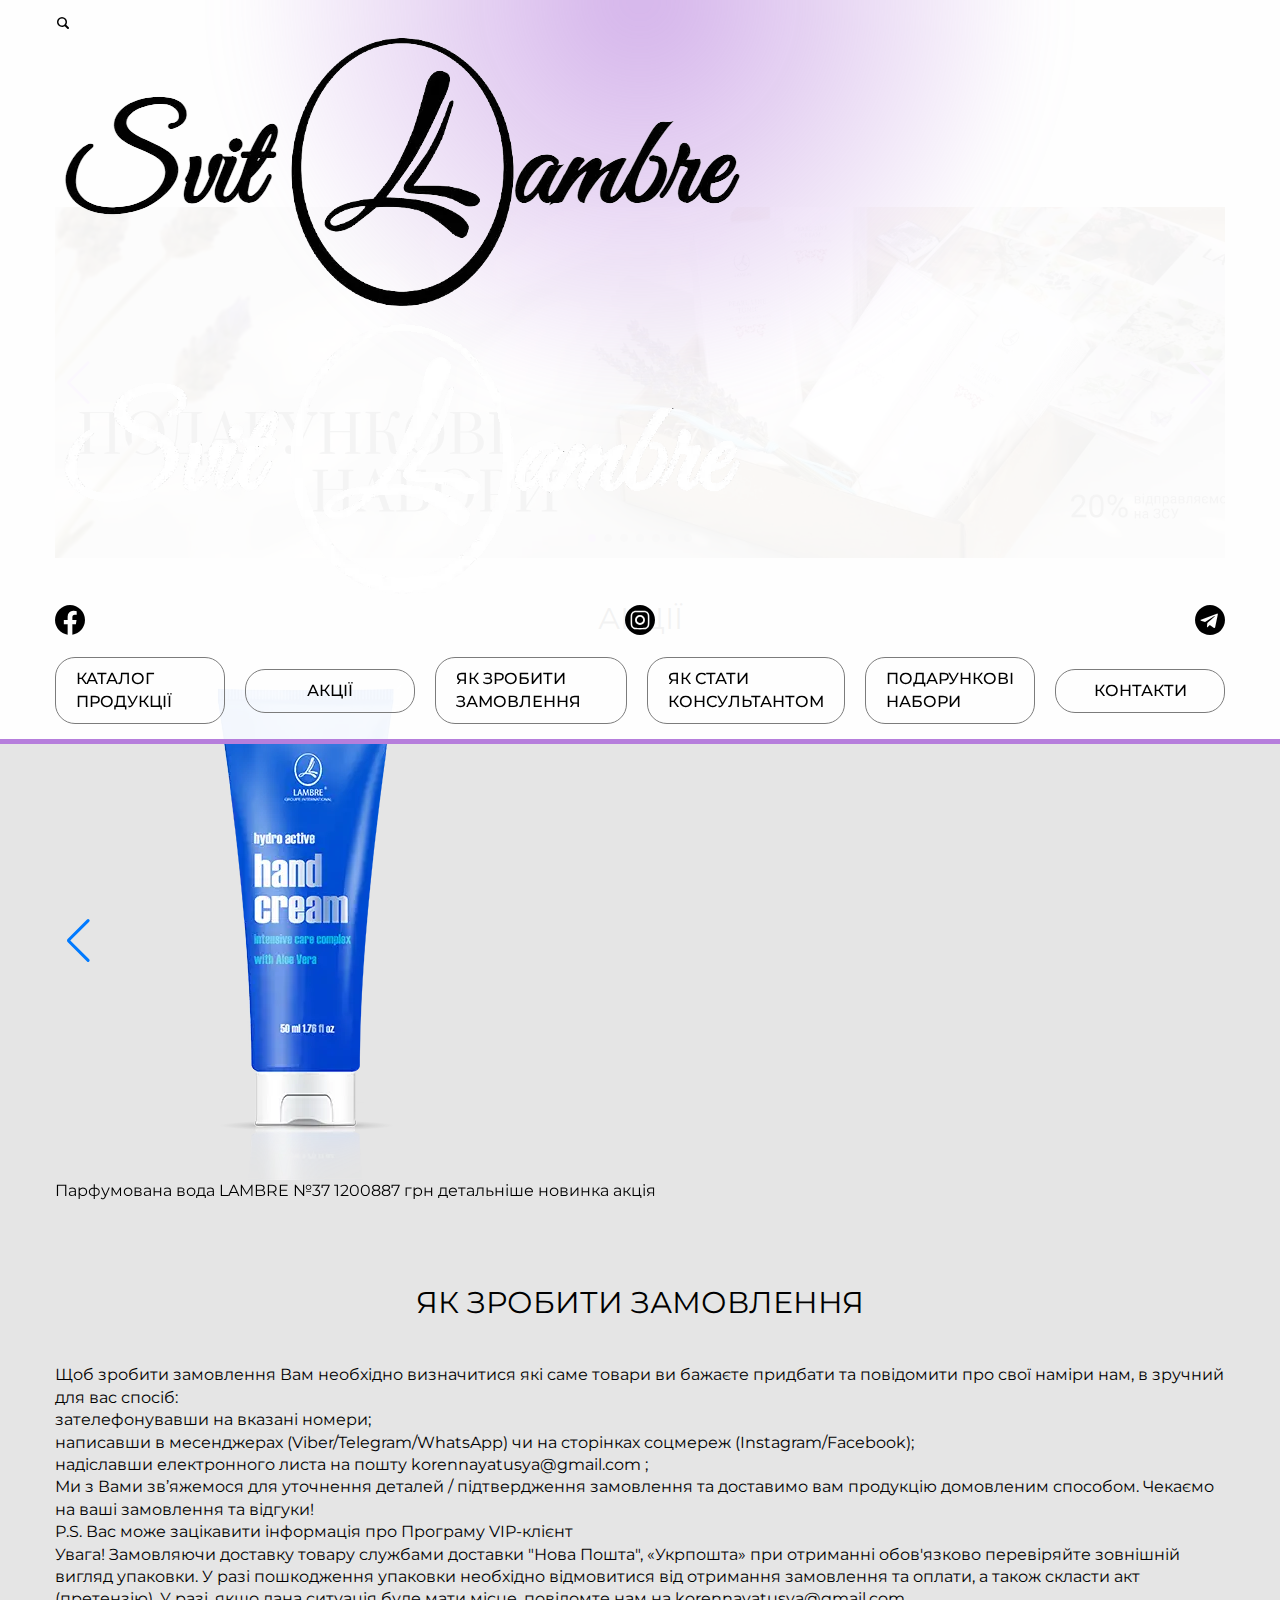
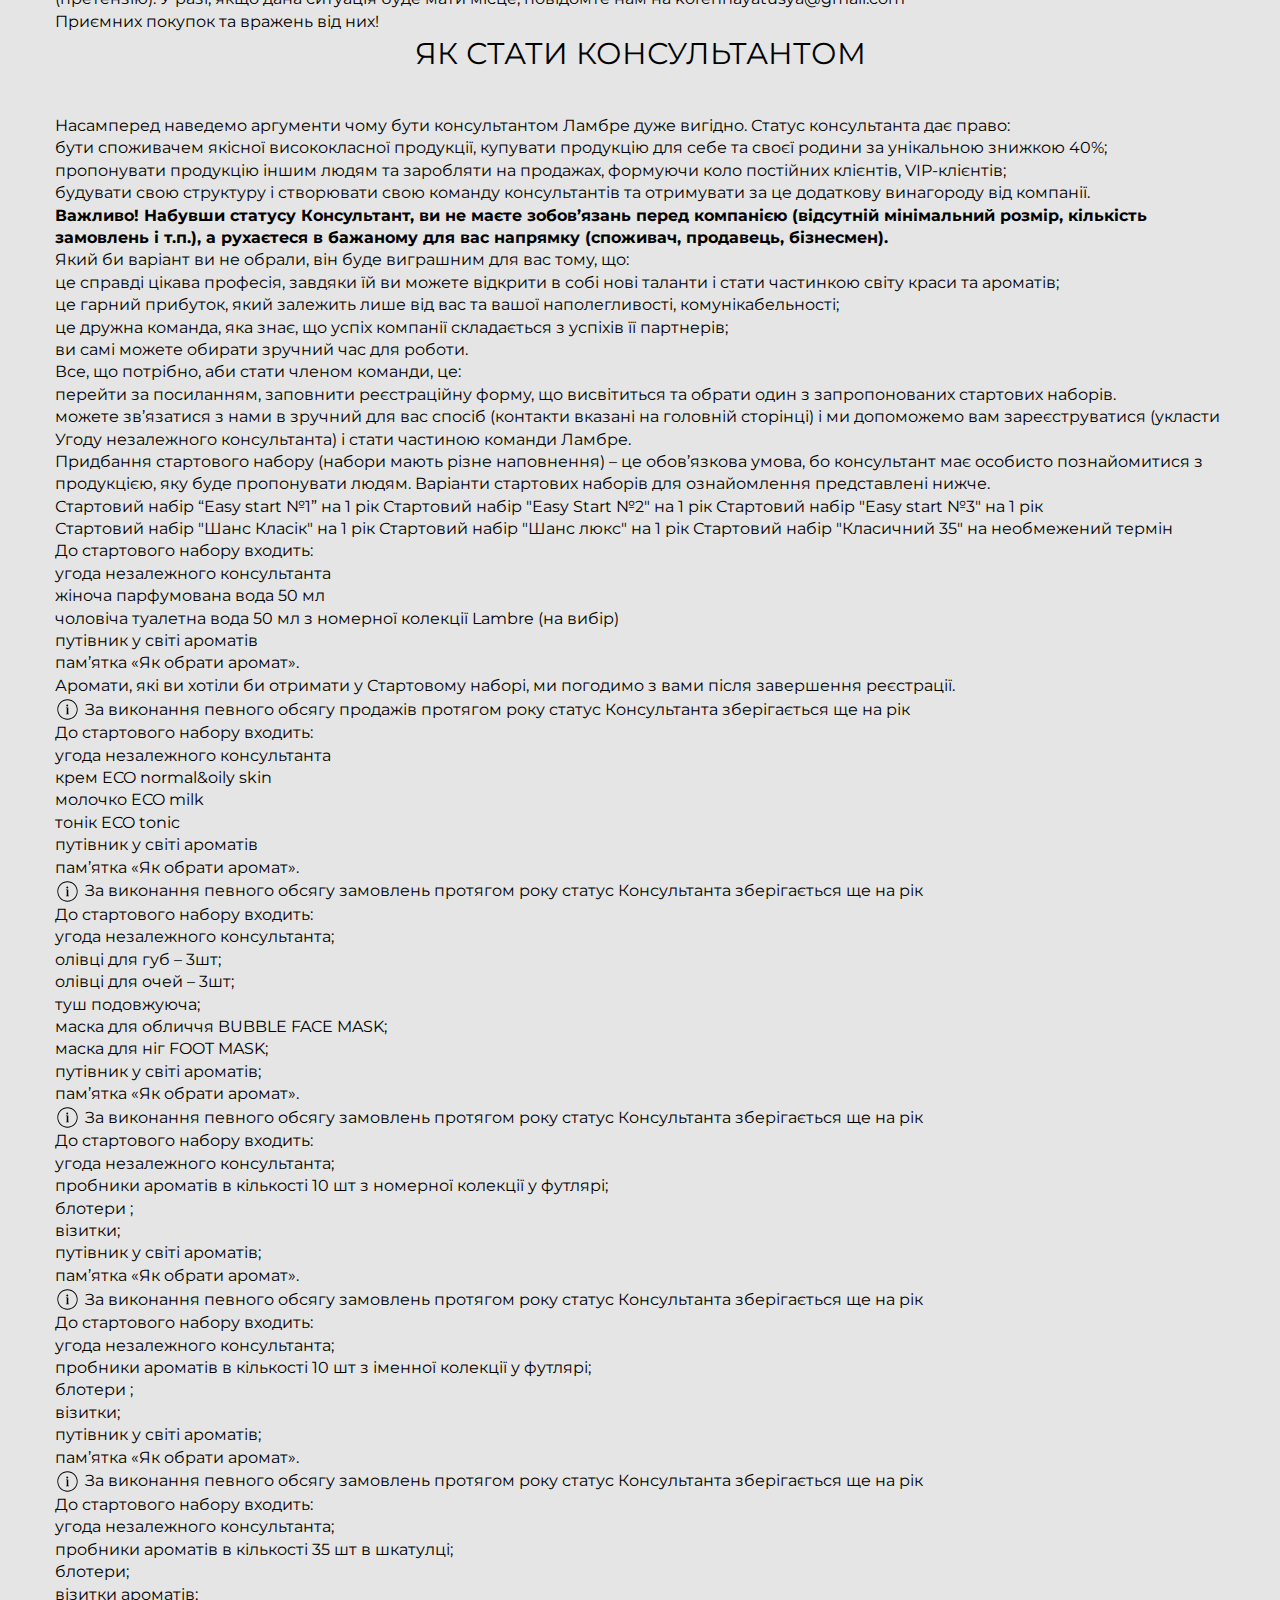
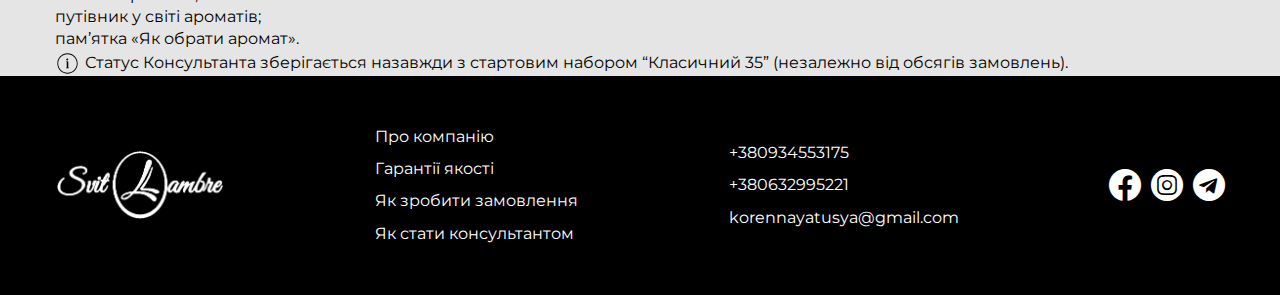
<file: index.html>
<!DOCTYPE html>
<html lang="en">

<head>
	<title>Svit Lambre - Головна сторінка</title>
	<meta charset="UTF-8">
	<meta name="format-detection" content="telephone=no">
	<!-- <style>body{opacity: 0;}</style> -->
	<link rel="stylesheet" href="css/style.min.css?_v=20230702115230">
	<link rel="shortcut icon" href="favicon.ico">
	<!-- <meta name="robots" content="noindex, nofollow"> -->
	<meta name="viewport" content="width=device-width, initial-scale=1.0">
</head>

<body>
	<div class="wrapper">
		<header id="header" class="header">
			<div class="header__container">
				<div class="header__top">
					<a href="#" class="header__search _icon-search"></a>
					<a href="index.html" class="header__logo">
						<picture><source srcset="img/logo.webp" type="image/webp"><img src="img/logo.png" alt="Logo Image" /></picture>
						<picture><source srcset="img/logo-white.webp" type="image/webp"><img class="header__opacity" src="img/logo-white.png" alt="Logo-white Image" /></picture>
					</a>
					<div data-da=".menu__body, 767.98" class="header__social social-header">
						<a target="_blank" href="https://www.facebook.com/profile.php?id=100015320385256" class="social-header__item _icon-facebook"></a>
						<a target="_blank" href="https://www.instagram.com/lambrenok" class="social-header__item _icon-instagram"></a>
						<a target="_blank" href="https://t.me/lambrenok" class="social-header__item _icon-telegram"></a>
					</div>
				</div>
				<div class="header__bottom">
					<div class="header__menu menu">
						<button type="button" class="menu__icon icon-menu">
							<span></span>
						</button>
						<nav class="menu__body">
							<ul class="menu__list">
								<li class="menu__item">
									<a href="#" class="menu__link">Каталог продукції</a>
								</li>
								<li class="menu__item">
									<a href="#" data-goto-top="130" data-goto="#sale" class="menu__link">АКЦІЇ</a>
								</li>
								<li class="menu__item">
									<a href="#" data-goto-top="130" data-goto="#howtomakeanorder" class="menu__link">ЯК ЗРОБИТИ ЗАМОВЛЕННЯ</a>
								</li>
								<li class="menu__item">
									<a href="#" class="menu__link">ЯК СТАТИ КОНСУЛЬТАНТОМ</a>
								</li>
								<li class="menu__item">
									<a href="#" class="menu__link">Подарункові набори</a>
								</li>
								<li class="menu__item">
									<a href="#" class="menu__link">КОНТАКТИ</a>
								</li>
							</ul>
						</nav>
					</div>
				</div>
			</div>
		</header>

		<main id="page" class="page">
			<section class="page__slider slider">
				<div class="slider__container">
					<!-- Оболонка слайдера -->
					<div class="slider__slider swiper">
						<!-- Частина слайдера, що рухається -->
						<div class="slider__wrapper swiper-wrapper">
							<!-- Слайд -->
							<div class="slider__slide swiper-slide">
								<div class="slider__image">
									<picture><source srcset="img/slider/01.webp" type="image/webp"><img src="img/slider/01.jpg" alt="" /></picture>
								</div>
							</div>
							<div class="slider__slide swiper-slide">
								<div class="slider__image">
									<picture><source srcset="img/slider/02.webp" type="image/webp"><img src="img/slider/02.jpg" alt="" /></picture>
								</div>
							</div>
							<div class="slider__slide swiper-slide">
								<div class="slider__image">
									<picture><source srcset="img/slider/03.webp" type="image/webp"><img src="img/slider/03.jpg" alt="" /></picture>
								</div>
							</div>
							<div class="slider__slide swiper-slide">
								<div class="slider__image">
									<picture><source srcset="img/slider/04.webp" type="image/webp"><img src="img/slider/04.jpg" alt="" /></picture>
								</div>
							</div>
							<div class="slider__slide swiper-slide">
								<div class="slider__image">
									<picture><source srcset="img/slider/05.webp" type="image/webp"><img src="img/slider/05.jpg" alt="" /></picture>
								</div>
							</div>
							<div class="slider__slide swiper-slide">
								<div class="slider__image">
									<picture><source srcset="img/slider/06.webp" type="image/webp"><img src="img/slider/06.jpg" alt="" /></picture>
								</div>
							</div>
							<div class="slider__slide swiper-slide">
								<div class="slider__image">
									<picture><source srcset="img/slider/07.webp" type="image/webp"><img src="img/slider/07.jpg" alt="" /></picture>
								</div>
							</div>
						</div>
						<!-- Якщо потрібна пагінація -->
						<div class="swiper-pagination"></div>
						<!-- Якщо потрібна навігація (ліворуч/праворуч) -->
						<button type="button" class="swiper-button-prev"></button>
						<button type="button" class="swiper-button-next"></button>
					</div>
				</div>
			</section>
			<section id="sale" class="page__sale sale">
				<div class="sale__container">
					<h2 class="sale__title title"><span>Акції</span></h2>
					<div class="sale__slider swiper">
						<div class="sale__wrapper swiper-wrapper">
							<div class="sale__slide swiper-slide">
								<div class="product-card">
									<div class="product-card__image">
										<a href="#"><picture><source srcset="img/products/01.webp" type="image/webp"><img src="img/products/01.png" alt="Product Image" /></picture></a>
									</div>
									<a href="#" class="product-card__name">Парфумована вода LAMBRE №37</a>
									<a href="#" class="product-card__price"><span>1200</span>887 грн</a>
									<a href="#" class="product-card__link">детальніше</a>
									<a href="#" class="product-card__new">новинка</a>
									<a href="#" class="product-card__sale active">акція</a>
								</div>
							</div>
							<div class="sale__slide swiper-slide">
								<div class="product-card">
									<div class="product-card__image">
										<a href="#"><picture><source srcset="img/products/02.webp" type="image/webp"><img src="img/products/02.png" alt="Product Image" /></picture></a>
									</div>
									<a href="#" class="product-card__name">Парфумована вода LAMBRE №37</a>
									<a href="#" class="product-card__price"><span>999</span>507 грн</a>
									<a href="#" class="product-card__link">детальніше</a>
									<a href="#" class="product-card__new">новинка</a>
									<a href="#" class="product-card__sale active">акція</a>
								</div>
							</div>
							<div class="sale__slide swiper-slide">
								<div class="product-card">
									<div class="product-card__image">
										<a href="#"><picture><source srcset="img/products/03.webp" type="image/webp"><img src="img/products/03.png" alt="Product Image" /></picture></a>
									</div>
									<a href="#" class="product-card__name">Тонік для проблемної шкіри TTO Tonic</a>
									<a href="#" class="product-card__price"><span>80</span>57 грн</a>
									<a href="#" class="product-card__link">детальніше</a>
									<a href="#" class="product-card__new">новинка</a>
									<a href="#" class="product-card__sale active">акція</a>
								</div>
							</div>
							<div class="sale__slide swiper-slide">
								<div class="product-card">
									<div class="product-card__image">
										<a href="#"><picture><source srcset="img/products/01.webp" type="image/webp"><img src="img/products/01.png" alt="Product Image" /></picture></a>
									</div>
									<a href="#" class="product-card__name">Парфумована вода LAMBRE №37</a>
									<a href="#" class="product-card__price"><span>300</span>222 грн</a>
									<a href="#" class="product-card__link">детальніше</a>
									<a href="#" class="product-card__new">новинка</a>
									<a href="#" class="product-card__sale active">акція</a>
								</div>
							</div>
							<div class="sale__slide swiper-slide">
								<div class="product-card">
									<div class="product-card__image">
										<a href="#"><picture><source srcset="img/products/01.webp" type="image/webp"><img src="img/products/01.png" alt="Product Image" /></picture></a>
									</div>
									<a href="#" class="product-card__name">Парфумована вода LAMBRE №37</a>
									<a href="#" class="product-card__price"><span>1100</span>887 грн</a>
									<a href="#" class="product-card__link">детальніше</a>
									<a href="#" class="product-card__new">новинка</a>
									<a href="#" class="product-card__sale active">акція</a>
								</div>
							</div>
							<div class="sale__slide swiper-slide">
								<div class="product-card">
									<div class="product-card__image">
										<a href="#"><picture><source srcset="img/products/02.webp" type="image/webp"><img src="img/products/02.png" alt="Product Image" /></picture></a>
									</div>
									<a href="#" class="product-card__name">Парфумована вода LAMBRE №37</a>
									<a href="#" class="product-card__price"><span>608</span> 507 грн</a>
									<a href="#" class="product-card__link">детальніше</a>
									<a href="#" class="product-card__new">новинка</a>
									<a href="#" class="product-card__sale active">акція</a>
								</div>
							</div>
							<div class="sale__slide swiper-slide">
								<div class="product-card">
									<div class="product-card__image">
										<a href="#"><picture><source srcset="img/products/03.webp" type="image/webp"><img src="img/products/03.png" alt="Product Image" /></picture></a>
									</div>
									<a href="#" class="product-card__name">Тонік для проблемної шкіри TTO Tonic</a>
									<a href="#" class="product-card__price"><span>65</span>57 грн</a>
									<a href="#" class="product-card__link">детальніше</a>
									<a href="#" class="product-card__new">новинка</a>
									<a href="#" class="product-card__sale active">акція</a>
								</div>
							</div>
						</div>
						<button type="button" class="swiper-button-prev"></button>
						<button type="button" class="swiper-button-next"></button>
					</div>
				</div>
			</section>
			<section id="howtomakeanorder" class="page__howtomakeanorder howtomakeanorder">
				<div class="howtomakeanorder__container">
					<h2 class="howtomakeanorder__title title">
						<span>ЯК ЗРОБИТИ ЗАМОВЛЕННЯ</span>
					</h2>
					<div class="howtomakeanorder__text">
						<p>
							Щоб зробити замовлення Вам необхідно визначитися які саме товари
							ви бажаєте придбати та повідомити про свої наміри нам, в зручний
							для вас спосіб:
						</p>
						<ul>
							<li>зателефонувавши на вказані номери;</li>
							<li>
								написавши в месенджерах (<a target="_blank" href="https://t.me/lambrenok">Viber</a>/<a target="_blank" href="https://t.me/lambrenok">Telegram</a>/<a target="_blank" href="https://t.me/lambrenok">WhatsApp</a>) чи на сторінках соцмереж (<a target="_blank" href="https://www.instagram.com/lambrenok">Instagram</a>/<a target="_blank" href="https://www.facebook.com/profile.php?id=100015320385256">Facebook</a>);
							</li>
							<li>
								надіславши електронного листа на пошту
								<a href="mailto:korennayatusya@gmail.com">korennayatusya@gmail.com</a>
								;
							</li>
						</ul>
						<p>
							Ми з Вами зв’яжемося для уточнення деталей / підтвердження
							замовлення та доставимо вам продукцію домовленим способом.
							Чекаємо на ваші замовлення та відгуки!
						</p>
						<p>
							P.S. Вас може зацікавити інформація про
							<a href="#">Програму VIP-клієнт</a>
						</p>
						<p>
							<span>Увага!</span> Замовляючи доставку товару службами доставки
							"Нова Пошта", «Укрпошта» при отриманні обов'язково перевіряйте
							зовнішній вигляд упаковки. У разі пошкодження упаковки необхідно
							відмовитися від отримання замовлення та оплати, а також скласти
							акт (претензію). У разі, якщо дана ситуація буде мати місце,
							повідомте нам на korennayatusya@gmail.com
						</p>
						<p>Приємних покупок та вражень від них!</p>
					</div>
				</div>
			</section>
			<section class="page__howtobecomeaconsultant howtobecomeaconsultant">
				<div class="howtobecomeaconsultant__container">
					<h2 class="howtobecomeaconsultant__title title">
						<span>ЯК СТАТИ КОНСУЛЬТАНТОМ</span>
					</h2>
					<div class="howtobecomeaconsultant__text">
						<p>
							Насамперед наведемо аргументи чому бути консультантом Ламбре
							дуже вигідно. Статус консультанта дає право:
						</p>
						<ul>
							<li>
								бути споживачем якісної висококласної продукції, купувати
								продукцію для себе та своєї родини за унікальною знижкою 40%;
							</li>
							<li>
								пропонувати продукцію іншим людям та заробляти на продажах,
								формуючи коло постійних клієнтів,
								<a href="#">VIP-клієнтів</a>;
							</li>
							<li>
								будувати свою структуру і створювати свою команду
								консультантів та отримувати за це додаткову винагороду від
								компанії.
							</li>
						</ul>
						<p class="bold">
							Важливо! Набувши статусу Консультант, ви не маєте зобов’язань
							перед компанією (відсутній мінімальний розмір, кількість
							замовлень і т.п.), а рухаєтеся в бажаному для вас напрямку
							(споживач, продавець, бізнесмен).
						</p>
						<p>
							Який би варіант ви не обрали, він буде виграшним для вас тому,
							що:
						</p>
						<ul>
							<li>
								це справді цікава професія, завдяки їй ви можете відкрити в
								собі нові таланти і стати частинкою світу краси та ароматів;
							</li>
							<li>
								це гарний прибуток, який залежить лише від вас та вашої
								наполегливості, комунікабельності;
							</li>
							<li>
								це дружна команда, яка знає, що успіх компанії складається з
								успіхів її партнерів;
							</li>
							<li>ви самі можете обирати зручний час для роботи.</li>
						</ul>
						<p>Все, що потрібно, аби стати членом команди, це:</p>
						<ul>
							<li>
								перейти за
								<a target="_blank" href="https://link.lambre.eu/RC482000210034">посиланням</a>, заповнити реєстраційну форму, що висвітиться та обрати один
								з запропонованих стартових наборів.
							</li>
							<li>
								можете зв’язатися з нами в зручний для вас спосіб (контакти
								вказані на головній сторінці) і ми допоможемо вам
								зареєструватися (укласти Угоду незалежного консультанта) і
								стати частиною команди Ламбре.
							</li>
						</ul>
						<p>
							Придбання стартового набору (набори мають різне наповнення) – це
							обов’язкова умова, бо консультант має особисто познайомитися з
							продукцією, яку буде пропонувати людям. Варіанти стартових
							наборів для ознайомлення представлені нижче.
						</p>
						<div data-tabs="768" data-tabs-animate data-tabs class="howtobecomeaconsultant__tabs tabs">
							<nav data-tabs-titles class="tabs__navigation">
								<button type="button" class="tabs__title _tab-active">
									Стартовий набір “Easy start №1” на 1 рік
								</button>
								<button type="button" class="tabs__title">
									Стартовий набір "Easy Start №2" на 1 рік
								</button>
								<button type="button" class="tabs__title">
									Стартовий набір "Easy start №3" на 1 рік
								</button>
								<button type="button" class="tabs__title">
									Стартовий набір "Шанс Класік" на 1 рік
								</button>
								<button type="button" class="tabs__title">
									Стартовий набір "Шанс люкс" на 1 рік
								</button>
								<button type="button" class="tabs__title">
									Стартовий набір "Класичний 35" на необмежений термін
								</button>
							</nav>
							<div data-tabs-body class="tabs__content">
								<div class="tabs__body">
									<p>До стартового набору входить:</p>
									<ul>
										<li>угода незалежного консультанта</li>
										<li>жіноча парфумована вода 50 мл</li>
										<li>
											чоловіча туалетна вода 50 мл з номерної колекції Lambre
											(на вибір)
										</li>
										<li>путівник у світі ароматів</li>
										<li>пам’ятка «Як обрати аромат».</li>
									</ul>
									<p>
										Аромати, які ви хотіли би отримати у Стартовому наборі, ми
										погодимо з вами після завершення реєстрації.
									</p>
									<p class="mark">
										За виконання певного обсягу продажів протягом року статус
										Консультанта зберігається ще на рік
									</p>
								</div>
								<div class="tabs__body">
									<p>До стартового набору входить:</p>
									<ul>
										<li>угода незалежного консультанта</li>
										<li>крем ECO normal&oily skin</li>
										<li>молочко ECO milk</li>
										<li>тонік ECO tonic</li>
										<li>путівник у світі ароматів</li>
										<li>пам’ятка «Як обрати аромат».</li>
									</ul>
									<p class="mark">
										За виконання певного обсягу замовлень протягом року статус
										Консультанта зберігається ще на рік
									</p>
								</div>
								<div class="tabs__body">
									<p>До стартового набору входить:</p>
									<ul>
										<li>угода незалежного консультанта;</li>
										<li>олівці для губ – 3шт;</li>
										<li>олівці для очей – 3шт;</li>
										<li>туш подовжуюча;</li>
										<li>маска для обличчя BUBBLE FACE MASK;</li>
										<li>маска для ніг FOOT MASK;</li>
										<li>путівник у світі ароматів;</li>
										<li>пам’ятка «Як обрати аромат».</li>
									</ul>
									<p class="mark">
										За виконання певного обсягу замовлень протягом року статус
										Консультанта зберігається ще на рік
									</p>
								</div>
								<div class="tabs__body">
									<p>До стартового набору входить:</p>
									<ul>
										<li>угода незалежного консультанта;</li>
										<li>
											пробники ароматів в кількості 10 шт з номерної колекції
											у футлярі;
										</li>
										<li>блотери ;</li>
										<li>візитки;</li>
										<li>путівник у світі ароматів;</li>
										<li>пам’ятка «Як обрати аромат».</li>
									</ul>
									<p class="mark">
										За виконання певного обсягу замовлень протягом року статус
										Консультанта зберігається ще на рік
									</p>
								</div>
								<div class="tabs__body">
									<p>До стартового набору входить:</p>
									<ul>
										<li>угода незалежного консультанта;</li>
										<li>
											пробники ароматів в кількості 10 шт з іменної колекції у
											футлярі;
										</li>
										<li>блотери ;</li>
										<li>візитки;</li>
										<li>путівник у світі ароматів;</li>
										<li>пам’ятка «Як обрати аромат».</li>
									</ul>
									<p class="mark">
										За виконання певного обсягу замовлень протягом року статус
										Консультанта зберігається ще на рік
									</p>
								</div>
								<div class="tabs__body">
									<p>До стартового набору входить:</p>
									<ul>
										<li>угода незалежного консультанта;</li>
										<li>пробники ароматів в кількості 35 шт в шкатулці;</li>
										<li>блотери;</li>
										<li>візитки ароматів;</li>
										<li>путівник у світі ароматів;</li>
										<li>пам’ятка «Як обрати аромат».</li>
									</ul>
									<p class="mark">
										Статус Консультанта зберігається назавжди з стартовим
										набором “Класичний 35” (незалежно від обсягів замовлень).
									</p>
								</div>
							</div>
						</div>
					</div>
				</div>
			</section>
		</main>
		<footer class="footer">
			<div class="footer__container">
				<a href="index.html" class="footer__logo">
					<picture><source srcset="img/logo-white.webp" type="image/webp"><img src="img/logo-white.png" alt="Logo-white Image" /></picture>
				</a>
				<ul class="footer__column">
					<li><a href="#">Про компанію</a></li>
					<li><a href="#">Гарантії якості</a></li>
					<li><a href="#">Як зробити замовлення</a></li>
					<li><a href="#">Як стати консультантом</a></li>
				</ul>
				<ul class="footer__column">
					<li><a href="tel:+380934553175">+380934553175</a></li>
					<li><a href="tel:+380632995221">+380632995221</a></li>
					<li>
						<a href="mailto:korennayatusya@gmail.com">korennayatusya@gmail.com</a>
					</li>
				</ul>
				<div class="footer__social social-footer">
					<a target="_blank" href="https://www.facebook.com/profile.php?id=100015320385256" class="social-footer__item _icon-facebook"></a>
					<a target="_blank" href="https://www.instagram.com/lambrenok" class="social-footer__item _icon-instagram"></a>
					<a target="_blank" href="https://t.me/lambrenok" class="social-footer__item _icon-telegram"></a>
				</div>
			</div>
		</footer>

	</div>
	<script src="js/app.min.js?_v=20230702115230"></script>
</body>

</html>
</file>
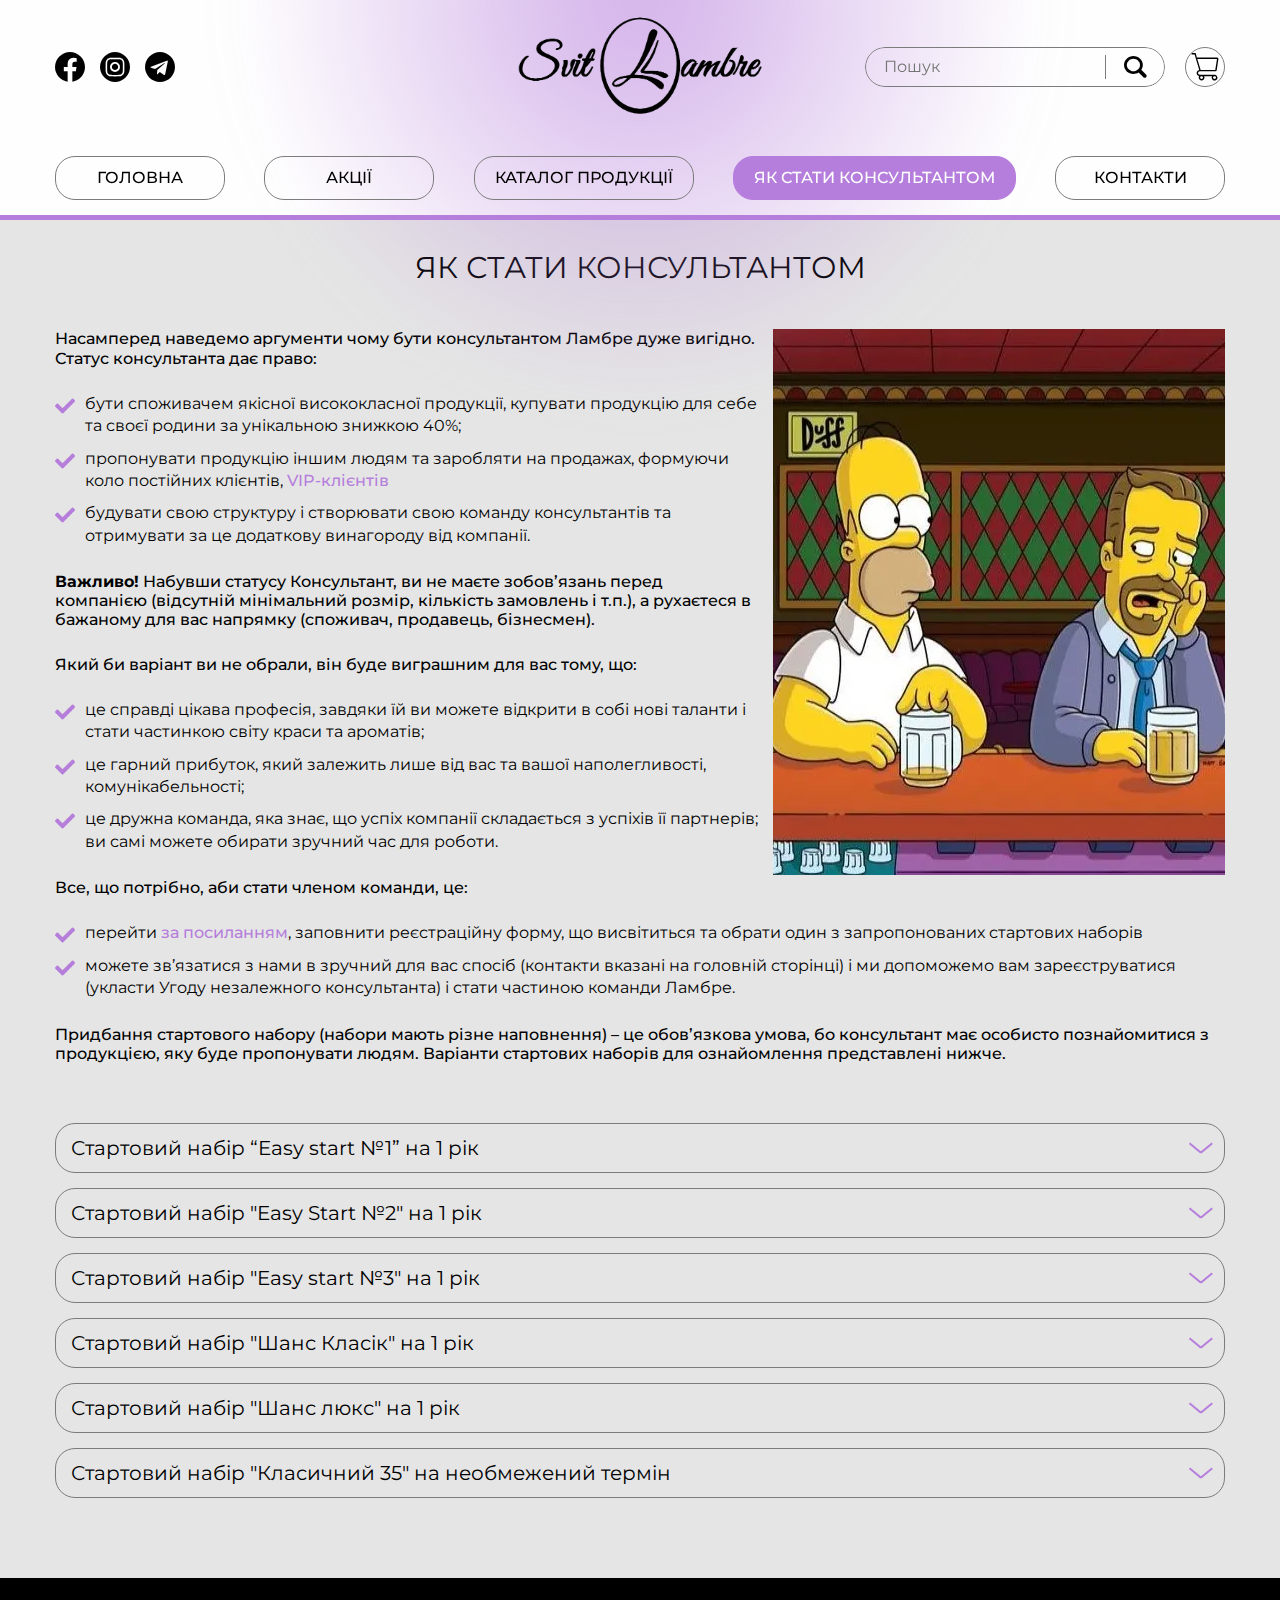
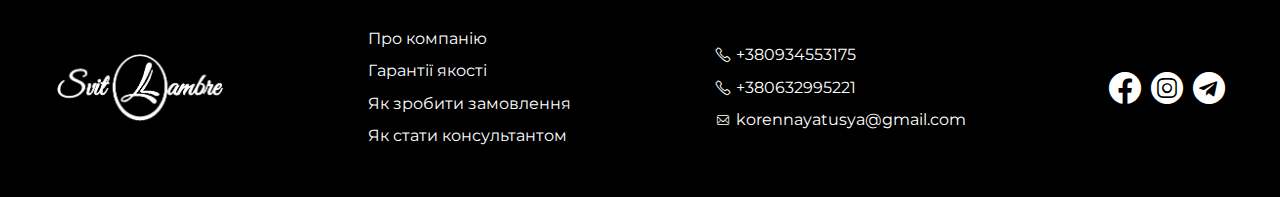
<file: consultant.html>
<!doctype html>
<html lang="en">

<head>
	<title>Svit-Lambre - Як стати консультантом</title>
	<meta charset="UTF-8">
	<meta name="format-detection" content="telephone=no">
	<!-- <style>body{opacity: 0;}</style> -->
	<link rel="stylesheet" href="css/style.min.css?_v=20230724222313">
	<link rel="shortcut icon" href="favicon.ico">
	<!-- <meta name="robots" content="noindex, nofollow"> -->
	<meta name="viewport" content="width=device-width, initial-scale=1.0">
</head>

<body>
	<div class="wrapper">
		<header class="header">
			<div class="header__top top-header">
				<div class="top-header__container">
					<div class="top-header__social social-header">
						<a target="_blank" href="https://www.facebook.com/profile.php?id=100015320385256" class="social-header__item _icon-facebook"></a>
						<a target="_blank" href="https://www.instagram.com/svit.lambre" class="social-header__item _icon-instagram"></a>
						<a target="_blank" href="https://t.me/lambrenok" class="social-header__item _icon-telegram"></a>
					</div>
					<a href="index.html" class="top-header__logo">
						<picture><source srcset="img/logo.webp" type="image/webp"><img src="img/logo.png" alt="Logo Image" /></picture>
					</a>
					<div class="top-header__search">
						<input type="search" placeholder="Пошук" id="site-search" name="site-search" />
						<button class="_icon-search"></button>
					</div>
					<div class="top-header__actions">
						<a href="#" class="top-header__action top-header__action--cart _icon-cart"></a>
					</div>
				</div>
			</div>
			<div class="header__bottom bottom-header">
				<div class="bottom-header__container">
					<div class="bottom-header__menu menu">
						<button type="button" class="menu__icon icon-menu">
							<span></span>
						</button>
						<nav class="menu__body">
							<ul class="menu__list">
								<li class="menu__item">
									<a href="index.html" class="menu__link">Головна</a>
								</li>
								<li class="menu__item">
									<a href="sale.html" class="menu__link">АКЦІЇ</a>
								</li>
								<li class="menu__item">
									<a href="#" class="menu__link">Каталог продукції</a>
									<span class="menu__arrow arrow"></span>
									<ul class="sub-menu__list">
										<li class="sub-menu__item">
											<a href="" class="sub-menu__link">Парфумерія</a>
											<span class="sub-menu__arrow arrow"></span>
											<ul class="sub-sub-menu__list">
												<li class="sub-sub-menu__item">
													<a href="" class="sub-sub-menu__link">Для жінок</a>
												</li>
												<li class="sub-sub-menu__item">
													<a href="" class="sub-sub-menu__link">Для чоловіків</a>
												</li>
												<li class="sub-sub-menu__item">
													<a href="" class="sub-sub-menu__link">Набори</a>
												</li>
											</ul>
										</li>
										<li class="sub-menu__item">
											<a href="" class="sub-menu__link">Обличчя</a>
											<span class="sub-menu__arrow arrow"></span>
											<ul class="sub-sub-menu__list">
												<li class="sub-sub-menu__item">
													<a href="" class="sub-sub-menu__link">Засоби для вмивання</a>
												</li>
												<li class="sub-sub-menu__item">
													<a href="" class="sub-sub-menu__link">Засоби для зняття макіяжу</a>
												</li>
												<li class="sub-sub-menu__item">
													<a href="" class="sub-sub-menu__link">Пілінги для обличчя</a>
												</li>
												<li class="sub-sub-menu__item">
													<a href="" class="sub-sub-menu__link">Маски для обличчя</a>
												</li>
												<li class="sub-sub-menu__item">
													<a href="" class="sub-sub-menu__link">Тоніки</a>
												</li>
												<li class="sub-sub-menu__item">
													<a href="" class="sub-sub-menu__link">Креми для обличчя</a>
												</li>
												<li class="sub-sub-menu__item">
													<a href="" class="sub-sub-menu__link">Крем за шкіри навколо очей</a>
												</li>
												<li class="sub-sub-menu__item">
													<a href="" class="sub-sub-menu__link">Сироватки</a>
												</li>
												<li class="sub-sub-menu__item">
													<a href="" class="sub-sub-menu__link">Серії (набори) по догляду</a>
												</li>
											</ul>
										</li>
										<li class="sub-menu__item">
											<a href="" class="sub-menu__link">Тіло</a>
											<span class="sub-menu__arrow arrow"></span>
											<ul class="sub-sub-menu__list">
												<li class="sub-sub-menu__item">
													<a href="" class="sub-sub-menu__link">Гелі для душа, мило натуральне</a>
												</li>
												<li class="sub-sub-menu__item">
													<a href="" class="sub-sub-menu__link">Бальзами для тіла</a>
												</li>
												<li class="sub-sub-menu__item">
													<a href="" class="sub-sub-menu__link">Для рук</a>
												</li>
												<li class="sub-sub-menu__item">
													<a href="" class="sub-sub-menu__link">Для стоп</a>
												</li>
											</ul>
										</li>
										<li class="sub-menu__item">
											<a href="" class="sub-menu__link">Макіяж</a>
											<span class="sub-menu__arrow arrow"></span>
											<ul class="sub-sub-menu__list">
												<li class="sub-sub-menu__item">
													<a href="" class="sub-sub-menu__link">Основи під макіяж</a>
												</li>
												<li class="sub-sub-menu__item">
													<a href="" class="sub-sub-menu__link">Пудри, рум'яна</a>
												</li>
												<li class="sub-sub-menu__item">
													<a href="" class="sub-sub-menu__link">Помада</a>
												</li>
												<li class="sub-sub-menu__item">
													<a href="" class="sub-sub-menu__link">Олівці для очей</a>
												</li>
												<li class="sub-sub-menu__item">
													<a href="" class="sub-sub-menu__link">Олівці для брів</a>
												</li>
												<li class="sub-sub-menu__item">
													<a href="" class="sub-sub-menu__link">Олівці для губ</a>
												</li>
												<li class="sub-sub-menu__item">
													<a href="" class="sub-sub-menu__link">Туші для вій</a>
												</li>
												<li class="sub-sub-menu__item">
													<a href="" class="sub-sub-menu__link">Підводка для очей</a>
												</li>
												<li class="sub-sub-menu__item">
													<a href="" class="sub-sub-menu__link">Тіні для повік</a>
												</li>
											</ul>
										</li>
										<li class="sub-menu__item">
											<a href="" class="sub-menu__link">Біжутерія</a>
											<span class="sub-menu__arrow arrow"></span>
											<ul class="sub-sub-menu__list">
												<li class="sub-sub-menu__item">
													<a href="" class="sub-sub-menu__link">Браслети</a>
												</li>
												<li class="sub-sub-menu__item">
													<a href="" class="sub-sub-menu__link">Сережки</a>
												</li>
												<li class="sub-sub-menu__item">
													<a href="" class="sub-sub-menu__link">Намиста</a>
												</li>
											</ul>
										</li>
									</ul>
								</li>

								<li class="menu__item">
									<a href="#" class="menu__link active">ЯК СТАТИ КОНСУЛЬТАНТОМ</a>
								</li>
								<li class="menu__item">
									<a href="#" class="menu__link">КОНТАКТИ</a>
								</li>
							</ul>
						</nav>
					</div>
				</div>
			</div>
		</header>
		<main class="page">
			<section class="page__consultant consultant">
				<div class="consultant__container">
					<h2 class="consultant__title title">ЯК СТАТИ КОНСУЛЬТАНТОМ</h2>
					<div class="consultant__body">
						<div class="consultant__text text-consultant">
							<div class="text-consultant__top">
								<div class="text-consultant__image">
									<picture><source srcset="img/consultant/01.webp" type="image/webp"><img src="img/consultant/01.jpg" alt="Consultant Image" /></picture>
								</div>
								<div class="text-consultant__content">
									<p>
										Насамперед наведемо аргументи чому бути консультантом
										Ламбре дуже вигідно. Статус консультанта дає право:
									</p>
									<ul>
										<li>
											бути споживачем якісної висококласної продукції,
											купувати продукцію для себе та своєї родини за
											унікальною знижкою 40%;
										</li>
										<li>
											пропонувати продукцію іншим людям та заробляти на
											продажах, формуючи коло постійних клієнтів,
											<a href="#">VIP-клієнтів</a>
										</li>
										<li>
											будувати свою структуру і створювати свою команду
											консультантів та отримувати за це додаткову винагороду
											від компанії.
										</li>
									</ul>
									<p>
										<span>Важливо!</span> Набувши статусу Консультант, ви не
										маєте зобов’язань перед компанією (відсутній мінімальний
										розмір, кількість замовлень і т.п.), а рухаєтеся в
										бажаному для вас напрямку (споживач, продавець,
										бізнесмен).
									</p>
									<p>
										Який би варіант ви не обрали, він буде виграшним для вас
										тому, що:
									</p>
									<ul>
										<li>
											це справді цікава професія, завдяки їй ви можете
											відкрити в собі нові таланти і стати частинкою світу
											краси та ароматів;
										</li>
										<li>
											це гарний прибуток, який залежить лише від вас та вашої
											наполегливості, комунікабельності;
										</li>
										<li>
											це дружна команда, яка знає, що успіх компанії
											складається з успіхів її партнерів; ви самі можете
											обирати зручний час для роботи.
										</li>
									</ul>
									<p>Все, що потрібно, аби стати членом команди, це:</p>
									<ul>
										<li>
											перейти
											<a target="_blank" href="https://link.lambre.eu/RC482000210034">за посиланням</a>, заповнити реєстраційну форму, що висвітиться та
											обрати один з запропонованих стартових наборів
										</li>
										<li>
											можете зв’язатися з нами в зручний для вас спосіб
											(контакти вказані на головній сторінці) і ми допоможемо
											вам зареєструватися (укласти Угоду незалежного
											консультанта) і стати частиною команди Ламбре.
										</li>
									</ul>
									<p>
										Придбання стартового набору (набори мають різне
										наповнення) – це обов’язкова умова, бо консультант має
										особисто познайомитися з продукцією, яку буде пропонувати
										людям. Варіанти стартових наборів для ознайомлення
										представлені нижче.
									</p>
								</div>
							</div>
							<div data-spollers class="spollers">
								<details class="spollers__item">
									<summary class="spollers__title">
										Стартовий набір “Easy start №1” на 1 рік
									</summary>
									<div class="spollers__body">
										<p>До стартового набору входить:</p>
										<ul>
											<li>угода незалежного консультанта;</li>
											<li>жіноча парфумована вода 50 мл;</li>
											<li>
												чоловіча туалетна вода 50 мл з номерної колекції
												Lambre (на вибір);
											</li>
											<li>путівник у світі ароматів;</li>
											<li>пам’ятка «Як обрати аромат».</li>
										</ul>
										<p class="mark">
											За виконання певного обсягу продажів протягом року
											статус Консультанта зберігається ще на рік
										</p>
									</div>
								</details>
								<details class="spollers__item">
									<summary class="spollers__title">
										Стартовий набір "Easy Start №2" на 1 рік
									</summary>
									<div class="spollers__body">
										<p>До стартового набору входить:</p>
										<ul>
											<li>угода незалежного консультанта;</li>
											<li>крем ECO normal&oily skin;</li>
											<li>молочко ECO milk;</li>
											<li>тонік ECO tonic;</li>
											<li>путівник у світі ароматів;</li>
											<li>пам’ятка «Як обрати аромат».</li>
										</ul>
										<p class="mark">
											За виконання певного обсягу замовлень протягом року
											статус Консультанта зберігається ще на рік
										</p>
									</div>
								</details>
								<details class="spollers__item">
									<summary class="spollers__title">
										Стартовий набір "Easy start №3" на 1 рік
									</summary>
									<div class="spollers__body">
										<p>До стартового набору входить:</p>
										<ul>
											<li>угода незалежного консультанта;</li>
											<li>крем ECO normal&oily skin;</li>
											<li>молочко ECO milk;</li>
											<li>тонік ECO tonic;</li>
											<li>путівник у світі ароматів;</li>
											<li>пам’ятка «Як обрати аромат».</li>
										</ul>
										<p class="mark">
											За виконання певного обсягу замовлень протягом року
											статус Консультанта зберігається ще на рік
										</p>
									</div>
								</details>
								<details class="spollers__item">
									<summary class="spollers__title">
										Стартовий набір "Шанс Класік" на 1 рік
									</summary>
									<div class="spollers__body">
										<p>До стартового набору входить:</p>
										<ul>
											<li>угода незалежного консультанта;</li>
											<li>
												пробники ароматів в кількості 10 шт з номерної
												колекції у футлярі;
											</li>
											<li>блотери;</li>
											<li>візитки;</li>
											<li>путівник у світі ароматів;</li>
											<li>пам’ятка «Як обрати аромат».</li>
										</ul>
										<p class="mark">
											За виконання певного обсягу замовлень протягом року
											статус Консультанта зберігається ще на рік
										</p>
									</div>
								</details>
								<details class="spollers__item">
									<summary class="spollers__title">
										Стартовий набір "Шанс люкс" на 1 рік
									</summary>
									<div class="spollers__body">
										<p>До стартового набору входить:</p>
										<ul>
											<li>угода незалежного консультанта;</li>
											<li>
												пробники ароматів в кількості 10 шт з іменної колекції
												у футлярі;
											</li>
											<li>блотери;</li>
											<li>візитки;</li>
											<li>путівник у світі ароматів;</li>
											<li>пам’ятка «Як обрати аромат».</li>
										</ul>
										<p class="mark">
											За виконання певного обсягу замовлень протягом року
											статус Консультанта зберігається ще на рік
										</p>
									</div>
								</details>
								<details class="spollers__item">
									<summary class="spollers__title">
										Стартовий набір "Класичний 35" на необмежений термін
									</summary>
									<div class="spollers__body">
										<p>До стартового набору входить:</p>
										<ul>
											<li>угода незалежного консультанта;</li>
											<li>пробники ароматів в кількості 35 шт в шкатулці;</li>
											<li>блотери;</li>
											<li>візитки ароматів;</li>
											<li>путівник у світі ароматів;</li>
											<li>пам’ятка «Як обрати аромат».</li>
										</ul>
										<p class="mark">
											Статус Консультанта зберігається назавжди з стартовим
											набором “Класичний 35” (незалежно від обсягів
											замовлень).
										</p>
									</div>
								</details>
							</div>
						</div>
					</div>
				</div>
			</section>
		</main>
		<footer class="footer">
			<div class="footer__container">
				<a href="index.html" class="footer__logo">
					<picture><source srcset="img/logo-white.webp" type="image/webp"><img src="img/logo-white.png" alt="Logo-white Image" /></picture>
				</a>
				<ul class="footer__column">
					<li><a href="#">Про компанію</a></li>
					<li><a href="#">Гарантії якості</a></li>
					<li><a href="#">Як зробити замовлення</a></li>
					<li><a href="#">Як стати консультантом</a></li>
				</ul>
				<ul class="footer__column">
					<li>
						<a href="tel:+380934553175"><span class="_icon-tel"></span>+380934553175</a>
					</li>
					<li>
						<a href="tel:+380632995221"><span class="_icon-tel"></span>+380632995221</a>
					</li>
					<li>
						<a href="mailto:korennayatusya@gmail.com"><span class="_icon-mail"></span>korennayatusya@gmail.com</a>
					</li>
				</ul>
				<div class="footer__social social-footer">
					<a target="_blank" href="https://www.facebook.com/profile.php?id=100015320385256" class="social-footer__item _icon-facebook"></a>
					<a target="_blank" href="https://www.instagram.com/lambrenok" class="social-footer__item _icon-instagram"></a>
					<a target="_blank" href="https://t.me/lambrenok" class="social-footer__item _icon-telegram"></a>
				</div>
			</div>
		</footer>

	</div>
	<script src="js/app.min.js?_v=20230724222313"></script>
</body>

</html>
</file>
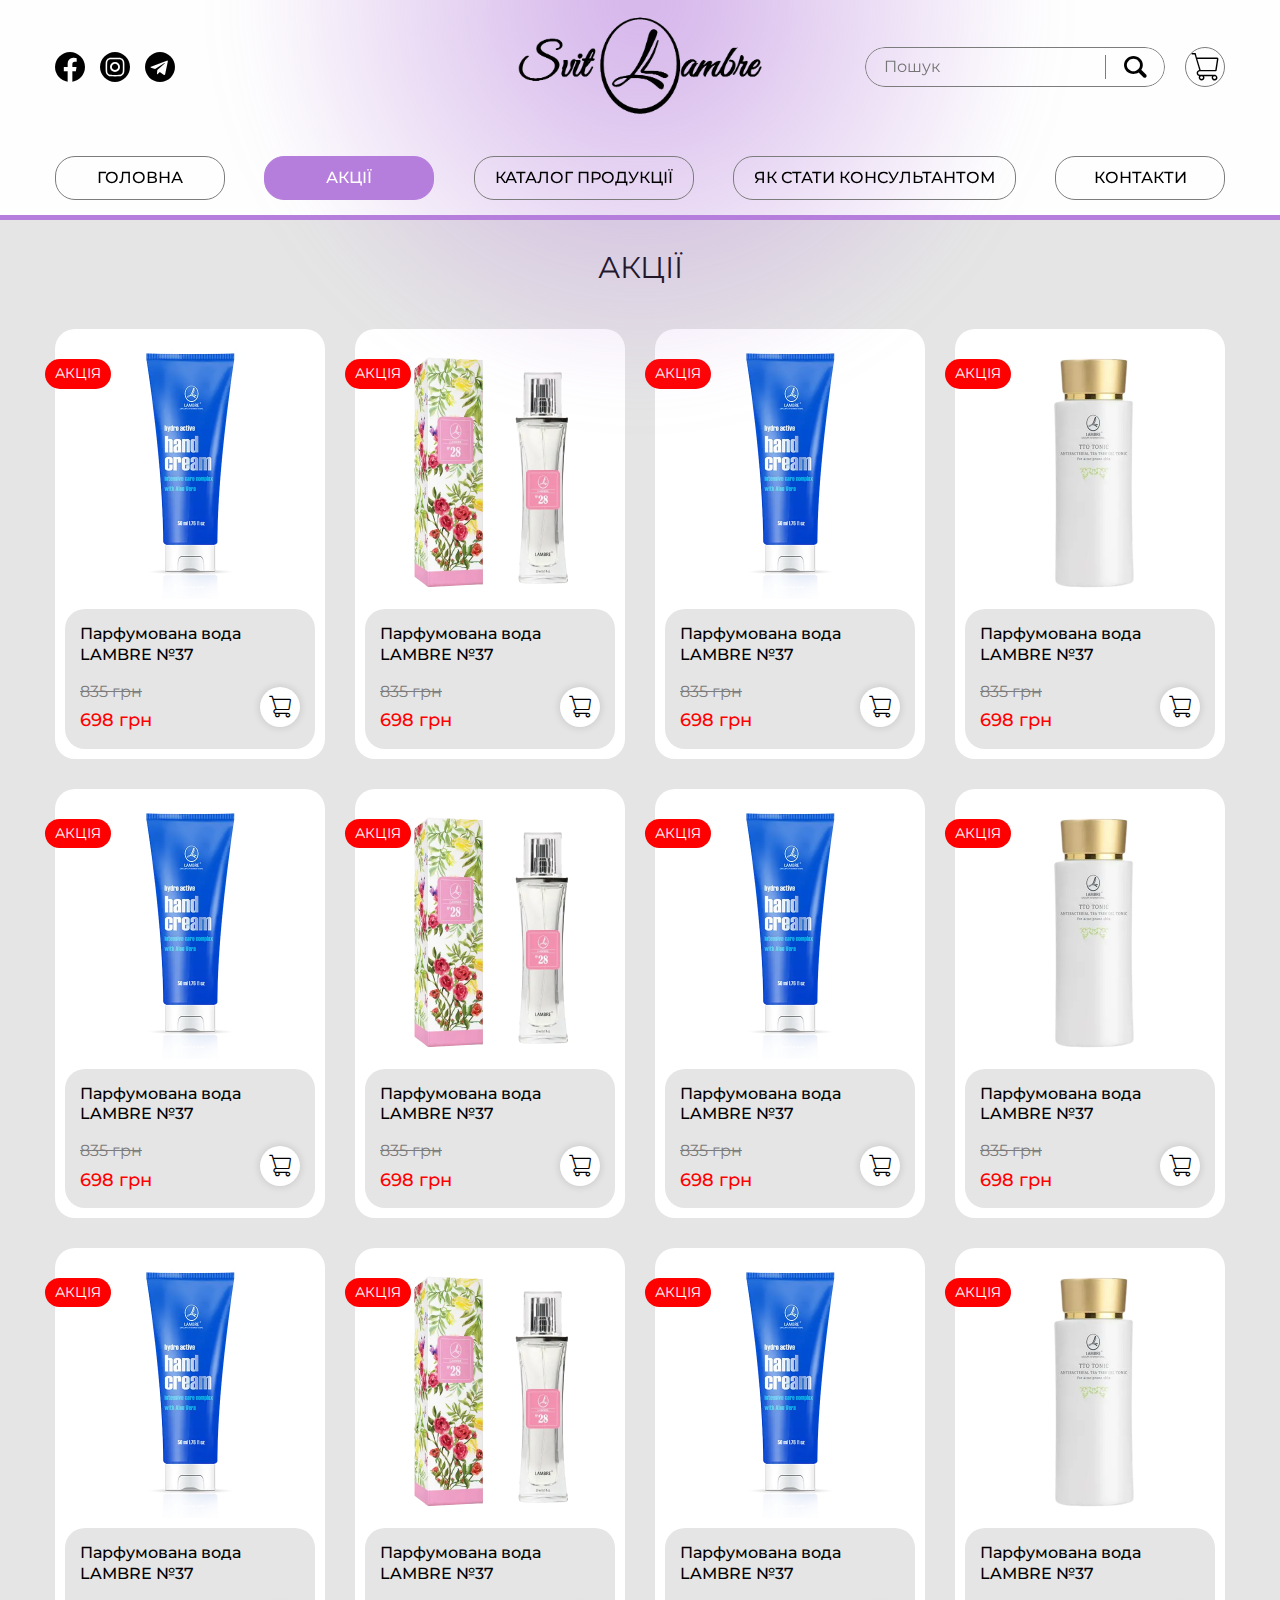
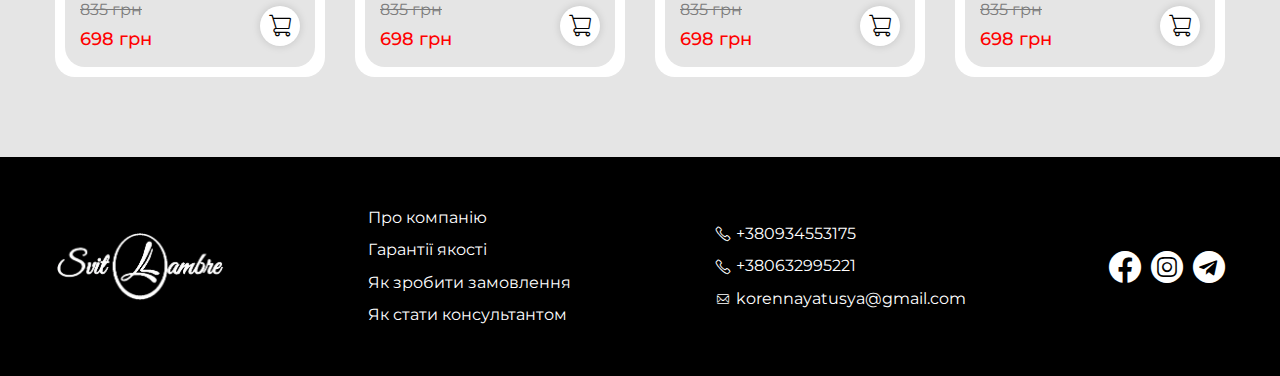
<file: sale.html>
<!doctype html>
<html lang="en">

<head>
	<title>Svit-Lambre - Акції</title>
	<meta charset="UTF-8">
	<meta name="format-detection" content="telephone=no">
	<!-- <style>body{opacity: 0;}</style> -->
	<link rel="stylesheet" href="css/style.min.css?_v=20230724222313">
	<link rel="shortcut icon" href="favicon.ico">
	<!-- <meta name="robots" content="noindex, nofollow"> -->
	<meta name="viewport" content="width=device-width, initial-scale=1.0">
</head>

<body>
	<div class="wrapper">
		<header class="header">
			<div class="header__top top-header">
				<div class="top-header__container">
					<div class="top-header__social social-header">
						<a target="_blank" href="https://www.facebook.com/profile.php?id=100015320385256" class="social-header__item _icon-facebook"></a>
						<a target="_blank" href="https://www.instagram.com/svit.lambre" class="social-header__item _icon-instagram"></a>
						<a target="_blank" href="https://t.me/lambrenok" class="social-header__item _icon-telegram"></a>
					</div>

					<a href="index.html" class="top-header__logo">
						<picture><source srcset="img/logo.webp" type="image/webp"><img src="img/logo.png" alt="Logo Image" /></picture>
					</a>

					<div class="top-header__search">
						<input type="search" placeholder="Пошук" id="site-search" name="site-search" />
						<button class="_icon-search"></button>
					</div>
					<div class="top-header__actions">
						<a href="#" class="top-header__action top-header__action--cart _icon-cart"></a>
					</div>
				</div>
			</div>
			<div class="header__bottom bottom-header">
				<div class="bottom-header__container">
					<div class="bottom-header__menu menu">
						<button type="button" class="menu__icon icon-menu">
							<span></span>
						</button>
						<nav class="menu__body">
							<ul class="menu__list">
								<li class="menu__item">
									<a href="index.html" class="menu__link">Головна</a>
								</li>
								<li class="menu__item">
									<a href="sale.html" class="menu__link active">АКЦІЇ</a>
								</li>
								<li class="menu__item">
									<a href="#" class="menu__link">Каталог продукції</a>
									<span class="menu__arrow arrow"></span>
									<ul class="sub-menu__list">
										<li class="sub-menu__item">
											<a href="" class="sub-menu__link">Парфумерія</a>
											<span class="sub-menu__arrow arrow"></span>
											<ul class="sub-sub-menu__list">
												<li class="sub-sub-menu__item">
													<a href="" class="sub-sub-menu__link">Для жінок</a>
												</li>
												<li class="sub-sub-menu__item">
													<a href="" class="sub-sub-menu__link">Для чоловіків</a>
												</li>
												<li class="sub-sub-menu__item">
													<a href="" class="sub-sub-menu__link">Набори</a>
												</li>
											</ul>
										</li>
										<li class="sub-menu__item">
											<a href="" class="sub-menu__link">Обличчя</a>
											<span class="sub-menu__arrow arrow"></span>
											<ul class="sub-sub-menu__list">
												<li class="sub-sub-menu__item">
													<a href="" class="sub-sub-menu__link">Засоби для вмивання</a>
												</li>
												<li class="sub-sub-menu__item">
													<a href="" class="sub-sub-menu__link">Засоби для зняття макіяжу</a>
												</li>
												<li class="sub-sub-menu__item">
													<a href="" class="sub-sub-menu__link">Пілінги для обличчя</a>
												</li>
												<li class="sub-sub-menu__item">
													<a href="" class="sub-sub-menu__link">Маски для обличчя</a>
												</li>
												<li class="sub-sub-menu__item">
													<a href="" class="sub-sub-menu__link">Тоніки</a>
												</li>
												<li class="sub-sub-menu__item">
													<a href="" class="sub-sub-menu__link">Креми для обличчя</a>
												</li>
												<li class="sub-sub-menu__item">
													<a href="" class="sub-sub-menu__link">Крем за шкіри навколо очей</a>
												</li>
												<li class="sub-sub-menu__item">
													<a href="" class="sub-sub-menu__link">Сироватки</a>
												</li>
												<li class="sub-sub-menu__item">
													<a href="" class="sub-sub-menu__link">Серії (набори) по догляду</a>
												</li>
											</ul>
										</li>
										<li class="sub-menu__item">
											<a href="" class="sub-menu__link">Тіло</a>
											<span class="sub-menu__arrow arrow"></span>
											<ul class="sub-sub-menu__list">
												<li class="sub-sub-menu__item">
													<a href="" class="sub-sub-menu__link">Гелі для душа, мило натуральне</a>
												</li>
												<li class="sub-sub-menu__item">
													<a href="" class="sub-sub-menu__link">Бальзами для тіла</a>
												</li>
												<li class="sub-sub-menu__item">
													<a href="" class="sub-sub-menu__link">Для рук</a>
												</li>
												<li class="sub-sub-menu__item">
													<a href="" class="sub-sub-menu__link">Для стоп</a>
												</li>
											</ul>
										</li>
										<li class="sub-menu__item">
											<a href="" class="sub-menu__link">Макіяж</a>
											<span class="sub-menu__arrow arrow"></span>
											<ul class="sub-sub-menu__list">
												<li class="sub-sub-menu__item">
													<a href="" class="sub-sub-menu__link">Основи під макіяж</a>
												</li>
												<li class="sub-sub-menu__item">
													<a href="" class="sub-sub-menu__link">Пудри, рум'яна</a>
												</li>
												<li class="sub-sub-menu__item">
													<a href="" class="sub-sub-menu__link">Помада</a>
												</li>
												<li class="sub-sub-menu__item">
													<a href="" class="sub-sub-menu__link">Олівці для очей</a>
												</li>
												<li class="sub-sub-menu__item">
													<a href="" class="sub-sub-menu__link">Олівці для брів</a>
												</li>
												<li class="sub-sub-menu__item">
													<a href="" class="sub-sub-menu__link">Олівці для губ</a>
												</li>
												<li class="sub-sub-menu__item">
													<a href="" class="sub-sub-menu__link">Туші для вій</a>
												</li>
												<li class="sub-sub-menu__item">
													<a href="" class="sub-sub-menu__link">Підводка для очей</a>
												</li>
												<li class="sub-sub-menu__item">
													<a href="" class="sub-sub-menu__link">Тіні для повік</a>
												</li>
											</ul>
										</li>
										<li class="sub-menu__item">
											<a href="" class="sub-menu__link">Біжутерія</a>
											<span class="sub-menu__arrow arrow"></span>
											<ul class="sub-sub-menu__list">
												<li class="sub-sub-menu__item">
													<a href="" class="sub-sub-menu__link">Браслети</a>
												</li>
												<li class="sub-sub-menu__item">
													<a href="" class="sub-sub-menu__link">Сережки</a>
												</li>
												<li class="sub-sub-menu__item">
													<a href="" class="sub-sub-menu__link">Намиста</a>
												</li>
											</ul>
										</li>
									</ul>
								</li>

								<li class="menu__item">
									<a href="consultant.html" class="menu__link">ЯК СТАТИ КОНСУЛЬТАНТОМ</a>
								</li>
								<li class="menu__item">
									<a href="#" class="menu__link">КОНТАКТИ</a>
								</li>
							</ul>
						</nav>
					</div>
				</div>
			</div>
		</header>
		<main class="page">
			<section class="page__sale sale">
				<div class="sale__container">
					<h2 class="sale__title title">Акції</h2>
					<div class="sale__items">
						<div class="sale__item item-product item-product-sale">
							<span class="item-product__sale-label">Акція</span>
							<span class="item-product__new-label">Новинка</span>
							<a href="#" class="item-product__image">
								<picture><source srcset="img/products/sale/01.webp" type="image/webp"><img src="img/products/sale/01.png" alt="Product Image" /></picture>
							</a>
							<div class="item-product__body">
								<a href="#" class="item-product__name">Парфумована вода LAMBRE №37</a>
								<div class="item-product__bottom">
									<div class="item-product__price">
										<a href="#" class="item-product__old-price">835 грн</a>
										<a href="#" class="item-product__new-price">698 грн</a>
									</div>
									<button type="button" class="item-product__add-cart _icon-cart"></button>
								</div>
								<a href="#" class="item-product__link">Детальніше</a>
							</div>
						</div>
						<div class="sale__item item-product item-product-sale">
							<span class="item-product__sale-label">Акція</span>
							<span class="item-product__new-label">Новинка</span>
							<a href="#" class="item-product__image">
								<picture><source srcset="img/products/sale/02.webp" type="image/webp"><img src="img/products/sale/02.png" alt="Product Image" /></picture>
							</a>
							<div class="item-product__body">
								<a href="#" class="item-product__name">Парфумована вода LAMBRE №37</a>
								<div class="item-product__bottom">
									<div class="item-product__price">
										<a href="#" class="item-product__old-price">835 грн</a>
										<a href="#" class="item-product__new-price">698 грн</a>
									</div>
									<button type="button" class="item-product__add-cart _icon-cart"></button>
								</div>
								<a href="#" class="item-product__link">Детальніше</a>
							</div>
						</div>
						<div class="sale__item item-product item-product-sale">
							<span class="item-product__sale-label">Акція</span>
							<span class="item-product__new-label">Новинка</span>
							<a href="#" class="item-product__image">
								<picture><source srcset="img/products/sale/01.webp" type="image/webp"><img src="img/products/sale/01.png" alt="Product Image" /></picture>
							</a>
							<div class="item-product__body">
								<a href="#" class="item-product__name">Парфумована вода LAMBRE №37</a>
								<div class="item-product__bottom">
									<div class="item-product__price">
										<a href="#" class="item-product__old-price">835 грн</a>
										<a href="#" class="item-product__new-price">698 грн</a>
									</div>
									<button type="button" class="item-product__add-cart _icon-cart"></button>
								</div>
								<a href="#" class="item-product__link">Детальніше</a>
							</div>
						</div>
						<div class="sale__item item-product item-product-sale">
							<span class="item-product__sale-label">Акція</span>
							<span class="item-product__new-label">Новинка</span>
							<a href="#" class="item-product__image">
								<picture><source srcset="img/products/sale/03.webp" type="image/webp"><img src="img/products/sale/03.png" alt="Product Image" /></picture>
							</a>
							<div class="item-product__body">
								<a href="#" class="item-product__name">Парфумована вода LAMBRE №37</a>
								<div class="item-product__bottom">
									<div class="item-product__price">
										<a href="#" class="item-product__old-price">835 грн</a>
										<a href="#" class="item-product__new-price">698 грн</a>
									</div>
									<button type="button" class="item-product__add-cart _icon-cart"></button>
								</div>
								<a href="#" class="item-product__link">Детальніше</a>
							</div>
						</div>
						<div class="sale__item item-product item-product-sale">
							<span class="item-product__sale-label">Акція</span>
							<span class="item-product__new-label">Новинка</span>
							<a href="#" class="item-product__image">
								<picture><source srcset="img/products/sale/01.webp" type="image/webp"><img src="img/products/sale/01.png" alt="Product Image" /></picture>
							</a>
							<div class="item-product__body">
								<a href="#" class="item-product__name">Парфумована вода LAMBRE №37</a>
								<div class="item-product__bottom">
									<div class="item-product__price">
										<a href="#" class="item-product__old-price">835 грн</a>
										<a href="#" class="item-product__new-price">698 грн</a>
									</div>
									<button type="button" class="item-product__add-cart _icon-cart"></button>
								</div>
								<a href="#" class="item-product__link">Детальніше</a>
							</div>
						</div>
						<div class="sale__item item-product item-product-sale">
							<span class="item-product__sale-label">Акція</span>
							<span class="item-product__new-label">Новинка</span>
							<a href="#" class="item-product__image">
								<picture><source srcset="img/products/sale/02.webp" type="image/webp"><img src="img/products/sale/02.png" alt="Product Image" /></picture>
							</a>
							<div class="item-product__body">
								<a href="#" class="item-product__name">Парфумована вода LAMBRE №37</a>
								<div class="item-product__bottom">
									<div class="item-product__price">
										<a href="#" class="item-product__old-price">835 грн</a>
										<a href="#" class="item-product__new-price">698 грн</a>
									</div>
									<button type="button" class="item-product__add-cart _icon-cart"></button>
								</div>
								<a href="#" class="item-product__link">Детальніше</a>
							</div>
						</div>
						<div class="sale__item item-product item-product-sale">
							<span class="item-product__sale-label">Акція</span>
							<span class="item-product__new-label">Новинка</span>
							<a href="#" class="item-product__image">
								<picture><source srcset="img/products/sale/01.webp" type="image/webp"><img src="img/products/sale/01.png" alt="Product Image" /></picture>
							</a>
							<div class="item-product__body">
								<a href="#" class="item-product__name">Парфумована вода LAMBRE №37</a>
								<div class="item-product__bottom">
									<div class="item-product__price">
										<a href="#" class="item-product__old-price">835 грн</a>
										<a href="#" class="item-product__new-price">698 грн</a>
									</div>
									<button type="button" class="item-product__add-cart _icon-cart"></button>
								</div>
								<a href="#" class="item-product__link">Детальніше</a>
							</div>
						</div>
						<div class="sale__item item-product item-product-sale">
							<span class="item-product__sale-label">Акція</span>
							<span class="item-product__new-label">Новинка</span>
							<a href="#" class="item-product__image">
								<picture><source srcset="img/products/sale/03.webp" type="image/webp"><img src="img/products/sale/03.png" alt="Product Image" /></picture>
							</a>
							<div class="item-product__body">
								<a href="#" class="item-product__name">Парфумована вода LAMBRE №37</a>
								<div class="item-product__bottom">
									<div class="item-product__price">
										<a href="#" class="item-product__old-price">835 грн</a>
										<a href="#" class="item-product__new-price">698 грн</a>
									</div>
									<button type="button" class="item-product__add-cart _icon-cart"></button>
								</div>
								<a href="#" class="item-product__link">Детальніше</a>
							</div>
						</div>
						<div class="sale__item item-product item-product-sale">
							<span class="item-product__sale-label">Акція</span>
							<span class="item-product__new-label">Новинка</span>
							<a href="#" class="item-product__image">
								<picture><source srcset="img/products/sale/01.webp" type="image/webp"><img src="img/products/sale/01.png" alt="Product Image" /></picture>
							</a>
							<div class="item-product__body">
								<a href="#" class="item-product__name">Парфумована вода LAMBRE №37</a>
								<div class="item-product__bottom">
									<div class="item-product__price">
										<a href="#" class="item-product__old-price">835 грн</a>
										<a href="#" class="item-product__new-price">698 грн</a>
									</div>
									<button type="button" class="item-product__add-cart _icon-cart"></button>
								</div>
								<a href="#" class="item-product__link">Детальніше</a>
							</div>
						</div>
						<div class="sale__item item-product item-product-sale">
							<span class="item-product__sale-label">Акція</span>
							<span class="item-product__new-label">Новинка</span>
							<a href="#" class="item-product__image">
								<picture><source srcset="img/products/sale/02.webp" type="image/webp"><img src="img/products/sale/02.png" alt="Product Image" /></picture>
							</a>
							<div class="item-product__body">
								<a href="#" class="item-product__name">Парфумована вода LAMBRE №37</a>
								<div class="item-product__bottom">
									<div class="item-product__price">
										<a href="#" class="item-product__old-price">835 грн</a>
										<a href="#" class="item-product__new-price">698 грн</a>
									</div>
									<button type="button" class="item-product__add-cart _icon-cart"></button>
								</div>
								<a href="#" class="item-product__link">Детальніше</a>
							</div>
						</div>
						<div class="sale__item item-product item-product-sale">
							<span class="item-product__sale-label">Акція</span>
							<span class="item-product__new-label">Новинка</span>
							<a href="#" class="item-product__image">
								<picture><source srcset="img/products/sale/01.webp" type="image/webp"><img src="img/products/sale/01.png" alt="Product Image" /></picture>
							</a>
							<div class="item-product__body">
								<a href="#" class="item-product__name">Парфумована вода LAMBRE №37</a>
								<div class="item-product__bottom">
									<div class="item-product__price">
										<a href="#" class="item-product__old-price">835 грн</a>
										<a href="#" class="item-product__new-price">698 грн</a>
									</div>
									<button type="button" class="item-product__add-cart _icon-cart"></button>
								</div>
								<a href="#" class="item-product__link">Детальніше</a>
							</div>
						</div>
						<div class="sale__item item-product item-product-sale">
							<span class="item-product__sale-label">Акція</span>
							<span class="item-product__new-label">Новинка</span>
							<a href="#" class="item-product__image">
								<picture><source srcset="img/products/sale/03.webp" type="image/webp"><img src="img/products/sale/03.png" alt="Product Image" /></picture>
							</a>
							<div class="item-product__body">
								<a href="#" class="item-product__name">Парфумована вода LAMBRE №37</a>
								<div class="item-product__bottom">
									<div class="item-product__price">
										<a href="#" class="item-product__old-price">835 грн</a>
										<a href="#" class="item-product__new-price">698 грн</a>
									</div>
									<button type="button" class="item-product__add-cart _icon-cart"></button>
								</div>
								<a href="#" class="item-product__link">Детальніше</a>
							</div>
						</div>
					</div>
				</div>
			</section>
		</main>
		<footer class="footer">
			<div class="footer__container">
				<a href="index.html" class="footer__logo">
					<picture><source srcset="img/logo-white.webp" type="image/webp"><img src="img/logo-white.png" alt="Logo-white Image" /></picture>
				</a>
				<ul class="footer__column">
					<li><a href="#">Про компанію</a></li>
					<li><a href="#">Гарантії якості</a></li>
					<li><a href="#">Як зробити замовлення</a></li>
					<li><a href="#">Як стати консультантом</a></li>
				</ul>
				<ul class="footer__column">
					<li>
						<a href="tel:+380934553175"><span class="_icon-tel"></span>+380934553175</a>
					</li>
					<li>
						<a href="tel:+380632995221"><span class="_icon-tel"></span>+380632995221</a>
					</li>
					<li>
						<a href="mailto:korennayatusya@gmail.com"><span class="_icon-mail"></span>korennayatusya@gmail.com</a>
					</li>
				</ul>
				<div class="footer__social social-footer">
					<a target="_blank" href="https://www.facebook.com/profile.php?id=100015320385256" class="social-footer__item _icon-facebook"></a>
					<a target="_blank" href="https://www.instagram.com/lambrenok" class="social-footer__item _icon-instagram"></a>
					<a target="_blank" href="https://t.me/lambrenok" class="social-footer__item _icon-telegram"></a>
				</div>
			</div>
		</footer>

	</div>
	<script src="js/app.min.js?_v=20230724222313"></script>
</body>

</html>
</file>
<file: css/style.min.css>
@charset "UTF-8";@import url(https://fonts.googleapis.com/css?family=Montserrat:100,regular,500,700,900&display=swap);@import url(https://fonts.googleapis.com/css?family=Great+Vibes:regular);@font-face{font-family:icons;font-display:swap;src:url(../fonts/icons.woff2) format("woff2"),url(../fonts/icons.woff) format("woff");font-weight:400;font-style:normal}[class*=_icon-]:before{font-family:icons;font-style:normal;font-weight:400;font-variant:normal;text-transform:none;line-height:1;-webkit-font-smoothing:antialiased;-moz-osx-font-smoothing:grayscale}[class*=_icon-]:before{display:block}._icon-mail:before{content:"\e907"}._icon-tel:before{content:"\e908"}._icon-cart:before{content:"\e906"}._icon-like:before{content:"\e905"}._icon-call:before{content:"\e904"}._icon-search:before{content:"\e900"}._icon-telegram:before{content:"\e901"}._icon-instagram:before{content:"\e902"}._icon-facebook:before{content:"\e903"}*{padding:0;margin:0;border:0}*,:after,:before{-webkit-box-sizing:border-box;box-sizing:border-box}body,html{height:100%;min-width:320px}body{color:#000;line-height:1;font-family:Montserrat,sans-serif;font-size:1rem;-ms-text-size-adjust:100%;-moz-text-size-adjust:100%;-webkit-text-size-adjust:100%;-webkit-font-smoothing:antialiased;-moz-osx-font-smoothing:grayscale}button,input,textarea{font-family:Montserrat,sans-serif;font-size:inherit;line-height:inherit}button{cursor:pointer;color:inherit;background-color:transparent}a{color:inherit;text-decoration:none}ul li{list-style:none}img{vertical-align:top}h1,h2,h3,h4,h5,h6{font-weight:inherit;font-size:inherit}body{line-height:1.4;background-color:#e5e5e5}.lock body{overflow:hidden;-ms-touch-action:none;touch-action:none;-ms-scroll-chaining:none;overscroll-behavior:none}.wrapper{min-height:100%;display:-webkit-box;display:-ms-flexbox;display:flex;-webkit-box-orient:vertical;-webkit-box-direction:normal;-ms-flex-direction:column;flex-direction:column;overflow:hidden}@supports (overflow:clip){.wrapper{overflow:clip}}.wrapper>main{-webkit-box-flex:1;-ms-flex:1 1 auto;flex:1 1 auto}.wrapper>*{min-width:0}[class*=__container]{max-width:75rem;margin:0 auto;padding:0 .9375rem}@font-face{font-family:swiper-icons;src:url("data:application/font-woff;charset=utf-8;base64, [base64]//wADZ2x5ZgAAAywAAADMAAAD2MHtryVoZWFkAAABbAAAADAAAAA2E2+eoWhoZWEAAAGcAAAAHwAAACQC9gDzaG10eAAAAigAAAAZAAAArgJkABFsb2NhAAAC0AAAAFoAAABaFQAUGG1heHAAAAG8AAAAHwAAACAAcABAbmFtZQAAA/gAAAE5AAACXvFdBwlwb3N0AAAFNAAAAGIAAACE5s74hXjaY2BkYGAAYpf5Hu/j+W2+MnAzMYDAzaX6QjD6/4//Bxj5GA8AuRwMYGkAPywL13jaY2BkYGA88P8Agx4j+/8fQDYfA1AEBWgDAIB2BOoAeNpjYGRgYNBh4GdgYgABEMnIABJzYNADCQAACWgAsQB42mNgYfzCOIGBlYGB0YcxjYGBwR1Kf2WQZGhhYGBiYGVmgAFGBiQQkOaawtDAoMBQxXjg/wEGPcYDDA4wNUA2CCgwsAAAO4EL6gAAeNpj2M0gyAACqxgGNWBkZ2D4/wMA+xkDdgAAAHjaY2BgYGaAYBkGRgYQiAHyGMF8FgYHIM3DwMHABGQrMOgyWDLEM1T9/w8UBfEMgLzE////P/5//f/V/xv+r4eaAAeMbAxwIUYmIMHEgKYAYjUcsDAwsLKxc3BycfPw8jEQA/[base64]/uznmfPFBNODM2K7MTQ45YEAZqGP81AmGGcF3iPqOop0r1SPTaTbVkfUe4HXj97wYE+yNwWYxwWu4v1ugWHgo3S1XdZEVqWM7ET0cfnLGxWfkgR42o2PvWrDMBSFj/IHLaF0zKjRgdiVMwScNRAoWUoH78Y2icB/yIY09An6AH2Bdu/UB+yxopYshQiEvnvu0dURgDt8QeC8PDw7Fpji3fEA4z/PEJ6YOB5hKh4dj3EvXhxPqH/SKUY3rJ7srZ4FZnh1PMAtPhwP6fl2PMJMPDgeQ4rY8YT6Gzao0eAEA409DuggmTnFnOcSCiEiLMgxCiTI6Cq5DZUd3Qmp10vO0LaLTd2cjN4fOumlc7lUYbSQcZFkutRG7g6JKZKy0RmdLY680CDnEJ+UMkpFFe1RN7nxdVpXrC4aTtnaurOnYercZg2YVmLN/d/gczfEimrE/fs/bOuq29Zmn8tloORaXgZgGa78yO9/cnXm2BpaGvq25Dv9S4E9+5SIc9PqupJKhYFSSl47+Qcr1mYNAAAAeNptw0cKwkAAAMDZJA8Q7OUJvkLsPfZ6zFVERPy8qHh2YER+3i/BP83vIBLLySsoKimrqKqpa2hp6+jq6RsYGhmbmJqZSy0sraxtbO3sHRydnEMU4uR6yx7JJXveP7WrDycAAAAAAAH//wACeNpjYGRgYOABYhkgZgJCZgZNBkYGLQZtIJsFLMYAAAw3ALgAeNolizEKgDAQBCchRbC2sFER0YD6qVQiBCv/H9ezGI6Z5XBAw8CBK/m5iQQVauVbXLnOrMZv2oLdKFa8Pjuru2hJzGabmOSLzNMzvutpB3N42mNgZGBg4GKQYzBhYMxJLMlj4GBgAYow/P/PAJJhLM6sSoWKfWCAAwDAjgbRAAB42mNgYGBkAIIbCZo5IPrmUn0hGA0AO8EFTQAA");font-weight:400;font-style:normal}:root{--swiper-theme-color:#007aff}.swiper{margin-left:auto;margin-right:auto;position:relative;overflow:hidden;list-style:none;padding:0;z-index:1}.swiper-vertical>.swiper-wrapper{-webkit-box-orient:vertical;-webkit-box-direction:normal;-ms-flex-direction:column;flex-direction:column}.swiper-wrapper{position:relative;width:100%;height:100%;z-index:1;display:-webkit-box;display:-ms-flexbox;display:flex;-webkit-transition-property:-webkit-transform;transition-property:-webkit-transform;transition-property:transform;transition-property:transform,-webkit-transform;-webkit-box-sizing:content-box;box-sizing:content-box}.swiper-android .swiper-slide,.swiper-wrapper{-webkit-transform:translate3d(0,0,0);transform:translate3d(0,0,0)}.swiper-pointer-events{-ms-touch-action:pan-y;touch-action:pan-y}.swiper-pointer-events.swiper-vertical{-ms-touch-action:pan-x;touch-action:pan-x}.swiper-slide{-ms-flex-negative:0;flex-shrink:0;width:100%;height:100%;position:relative;-webkit-transition-property:-webkit-transform;transition-property:-webkit-transform;transition-property:transform;transition-property:transform,-webkit-transform}.swiper-slide-invisible-blank{visibility:hidden}.swiper-autoheight,.swiper-autoheight .swiper-slide{height:auto}.swiper-autoheight .swiper-wrapper{-webkit-box-align:start;-ms-flex-align:start;align-items:flex-start;-webkit-transition-property:height,-webkit-transform;transition-property:height,-webkit-transform;transition-property:transform,height;transition-property:transform,height,-webkit-transform}.swiper-3d,.swiper-3d.swiper-css-mode .swiper-wrapper{-webkit-perspective:1200px;perspective:1200px}.swiper-3d .swiper-cube-shadow,.swiper-3d .swiper-slide,.swiper-3d .swiper-slide-shadow,.swiper-3d .swiper-slide-shadow-bottom,.swiper-3d .swiper-slide-shadow-left,.swiper-3d .swiper-slide-shadow-right,.swiper-3d .swiper-slide-shadow-top,.swiper-3d .swiper-wrapper{-webkit-transform-style:preserve-3d;transform-style:preserve-3d}.swiper-3d .swiper-slide-shadow,.swiper-3d .swiper-slide-shadow-bottom,.swiper-3d .swiper-slide-shadow-left,.swiper-3d .swiper-slide-shadow-right,.swiper-3d .swiper-slide-shadow-top{position:absolute;left:0;top:0;width:100%;height:100%;pointer-events:none;z-index:10}.swiper-3d .swiper-slide-shadow{background:rgba(0,0,0,.15)}.swiper-3d .swiper-slide-shadow-left{background-image:-webkit-gradient(linear,right top,left top,from(rgba(0,0,0,.5)),to(rgba(0,0,0,0)));background-image:linear-gradient(to left,rgba(0,0,0,.5),rgba(0,0,0,0))}.swiper-3d .swiper-slide-shadow-right{background-image:-webkit-gradient(linear,left top,right top,from(rgba(0,0,0,.5)),to(rgba(0,0,0,0)));background-image:linear-gradient(to right,rgba(0,0,0,.5),rgba(0,0,0,0))}.swiper-3d .swiper-slide-shadow-top{background-image:-webkit-gradient(linear,left bottom,left top,from(rgba(0,0,0,.5)),to(rgba(0,0,0,0)));background-image:linear-gradient(to top,rgba(0,0,0,.5),rgba(0,0,0,0))}.swiper-3d .swiper-slide-shadow-bottom{background-image:-webkit-gradient(linear,left top,left bottom,from(rgba(0,0,0,.5)),to(rgba(0,0,0,0)));background-image:linear-gradient(to bottom,rgba(0,0,0,.5),rgba(0,0,0,0))}.swiper-css-mode>.swiper-wrapper{overflow:auto;scrollbar-width:none;-ms-overflow-style:none}.swiper-css-mode>.swiper-wrapper::-webkit-scrollbar{display:none}.swiper-css-mode>.swiper-wrapper>.swiper-slide{scroll-snap-align:start start}.swiper-horizontal.swiper-css-mode>.swiper-wrapper{-ms-scroll-snap-type:x mandatory;scroll-snap-type:x mandatory}.swiper-vertical.swiper-css-mode>.swiper-wrapper{-ms-scroll-snap-type:y mandatory;scroll-snap-type:y mandatory}.swiper-centered>.swiper-wrapper::before{content:"";-ms-flex-negative:0;flex-shrink:0;-webkit-box-ordinal-group:10000;-ms-flex-order:9999;order:9999}.swiper-centered.swiper-horizontal>.swiper-wrapper>.swiper-slide:first-child{-webkit-margin-start:var(--swiper-centered-offset-before);margin-inline-start:var(--swiper-centered-offset-before)}.swiper-centered.swiper-horizontal>.swiper-wrapper::before{height:100%;min-height:1px;width:var(--swiper-centered-offset-after)}.swiper-centered.swiper-vertical>.swiper-wrapper>.swiper-slide:first-child{-webkit-margin-before:var(--swiper-centered-offset-before);margin-block-start:var(--swiper-centered-offset-before)}.swiper-centered.swiper-vertical>.swiper-wrapper::before{width:100%;min-width:1px;height:var(--swiper-centered-offset-after)}.swiper-centered>.swiper-wrapper>.swiper-slide{scroll-snap-align:center center}.swiper-virtual.swiper-css-mode .swiper-wrapper::after{content:"";position:absolute;left:0;top:0;pointer-events:none}.swiper-virtual.swiper-css-mode.swiper-horizontal .swiper-wrapper::after{height:1px;width:var(--swiper-virtual-size)}.swiper-virtual.swiper-css-mode.swiper-vertical .swiper-wrapper::after{width:1px;height:var(--swiper-virtual-size)}:root{--swiper-navigation-size:44px}.swiper-button-next,.swiper-button-prev{position:absolute;top:50%;width:calc(var(--swiper-navigation-size)/ 44 * 27);height:var(--swiper-navigation-size);margin-top:calc(0px - var(--swiper-navigation-size)/ 2);z-index:10;cursor:pointer;display:-webkit-box;display:-ms-flexbox;display:flex;-webkit-box-align:center;-ms-flex-align:center;align-items:center;-webkit-box-pack:center;-ms-flex-pack:center;justify-content:center;color:var(--swiper-navigation-color,var(--swiper-theme-color))}.swiper-button-next.swiper-button-disabled,.swiper-button-prev.swiper-button-disabled{opacity:.35;cursor:auto;pointer-events:none}.swiper-button-next:after,.swiper-button-prev:after{font-family:swiper-icons;font-size:var(--swiper-navigation-size);text-transform:none!important;letter-spacing:0;text-transform:none;font-variant:initial;line-height:1}.swiper-button-prev,.swiper-rtl .swiper-button-next{left:10px;right:auto}.swiper-button-prev:after,.swiper-rtl .swiper-button-next:after{content:"prev"}.swiper-button-next,.swiper-rtl .swiper-button-prev{right:10px;left:auto}.swiper-button-next:after,.swiper-rtl .swiper-button-prev:after{content:"next"}.swiper-button-lock{display:none}.swiper-pagination{position:absolute;text-align:center;-webkit-transition:.3s opacity;transition:.3s opacity;-webkit-transform:translate3d(0,0,0);transform:translate3d(0,0,0);z-index:10}.swiper-pagination.swiper-pagination-hidden{opacity:0}.swiper-horizontal>.swiper-pagination-bullets,.swiper-pagination-bullets.swiper-pagination-horizontal,.swiper-pagination-custom,.swiper-pagination-fraction{bottom:10px;left:0;width:100%}.swiper-pagination-bullets-dynamic{overflow:hidden;font-size:0}.swiper-pagination-bullets-dynamic .swiper-pagination-bullet{-webkit-transform:scale(.33);-ms-transform:scale(.33);transform:scale(.33);position:relative}.swiper-pagination-bullets-dynamic .swiper-pagination-bullet-active{-webkit-transform:scale(1);-ms-transform:scale(1);transform:scale(1)}.swiper-pagination-bullets-dynamic .swiper-pagination-bullet-active-main{-webkit-transform:scale(1);-ms-transform:scale(1);transform:scale(1)}.swiper-pagination-bullets-dynamic .swiper-pagination-bullet-active-prev{-webkit-transform:scale(.66);-ms-transform:scale(.66);transform:scale(.66)}.swiper-pagination-bullets-dynamic .swiper-pagination-bullet-active-prev-prev{-webkit-transform:scale(.33);-ms-transform:scale(.33);transform:scale(.33)}.swiper-pagination-bullets-dynamic .swiper-pagination-bullet-active-next{-webkit-transform:scale(.66);-ms-transform:scale(.66);transform:scale(.66)}.swiper-pagination-bullets-dynamic .swiper-pagination-bullet-active-next-next{-webkit-transform:scale(.33);-ms-transform:scale(.33);transform:scale(.33)}.swiper-pagination-bullet{width:var(--swiper-pagination-bullet-width,var(--swiper-pagination-bullet-size,8px));height:var(--swiper-pagination-bullet-height,var(--swiper-pagination-bullet-size,8px));display:inline-block;border-radius:50%;background:var(--swiper-pagination-bullet-inactive-color,#000);opacity:var(--swiper-pagination-bullet-inactive-opacity,.2)}button.swiper-pagination-bullet{border:none;margin:0;padding:0;-webkit-box-shadow:none;box-shadow:none;-webkit-appearance:none;-moz-appearance:none;appearance:none}.swiper-pagination-clickable .swiper-pagination-bullet{cursor:pointer}.swiper-pagination-bullet:only-child{display:none!important}.swiper-pagination-bullet-active{opacity:var(--swiper-pagination-bullet-opacity,1);background:var(--swiper-pagination-color,var(--swiper-theme-color))}.swiper-pagination-vertical.swiper-pagination-bullets,.swiper-vertical>.swiper-pagination-bullets{right:10px;top:50%;-webkit-transform:translate3d(0,-50%,0);transform:translate3d(0,-50%,0)}.swiper-pagination-vertical.swiper-pagination-bullets .swiper-pagination-bullet,.swiper-vertical>.swiper-pagination-bullets .swiper-pagination-bullet{margin:var(--swiper-pagination-bullet-vertical-gap,6px) 0;display:block}.swiper-pagination-vertical.swiper-pagination-bullets.swiper-pagination-bullets-dynamic,.swiper-vertical>.swiper-pagination-bullets.swiper-pagination-bullets-dynamic{top:50%;-webkit-transform:translateY(-50%);-ms-transform:translateY(-50%);transform:translateY(-50%);width:8px}.swiper-pagination-vertical.swiper-pagination-bullets.swiper-pagination-bullets-dynamic .swiper-pagination-bullet,.swiper-vertical>.swiper-pagination-bullets.swiper-pagination-bullets-dynamic .swiper-pagination-bullet{display:inline-block;-webkit-transition:.2s top,.2s -webkit-transform;transition:.2s top,.2s -webkit-transform;transition:.2s transform,.2s top;transition:.2s transform,.2s top,.2s -webkit-transform}.swiper-horizontal>.swiper-pagination-bullets .swiper-pagination-bullet,.swiper-pagination-horizontal.swiper-pagination-bullets .swiper-pagination-bullet{margin:0 var(--swiper-pagination-bullet-horizontal-gap,4px)}.swiper-horizontal>.swiper-pagination-bullets.swiper-pagination-bullets-dynamic,.swiper-pagination-horizontal.swiper-pagination-bullets.swiper-pagination-bullets-dynamic{left:50%;-webkit-transform:translateX(-50%);-ms-transform:translateX(-50%);transform:translateX(-50%);white-space:nowrap}.swiper-horizontal>.swiper-pagination-bullets.swiper-pagination-bullets-dynamic .swiper-pagination-bullet,.swiper-pagination-horizontal.swiper-pagination-bullets.swiper-pagination-bullets-dynamic .swiper-pagination-bullet{-webkit-transition:.2s left,.2s -webkit-transform;transition:.2s left,.2s -webkit-transform;transition:.2s transform,.2s left;transition:.2s transform,.2s left,.2s -webkit-transform}.swiper-horizontal.swiper-rtl>.swiper-pagination-bullets-dynamic .swiper-pagination-bullet{-webkit-transition:.2s right,.2s -webkit-transform;transition:.2s right,.2s -webkit-transform;transition:.2s transform,.2s right;transition:.2s transform,.2s right,.2s -webkit-transform}.swiper-pagination-progressbar{background:rgba(0,0,0,.25);position:absolute}.swiper-pagination-progressbar .swiper-pagination-progressbar-fill{background:var(--swiper-pagination-color,var(--swiper-theme-color));position:absolute;left:0;top:0;width:100%;height:100%;-webkit-transform:scale(0);-ms-transform:scale(0);transform:scale(0);-webkit-transform-origin:left top;-ms-transform-origin:left top;transform-origin:left top}.swiper-rtl .swiper-pagination-progressbar .swiper-pagination-progressbar-fill{-webkit-transform-origin:right top;-ms-transform-origin:right top;transform-origin:right top}.swiper-horizontal>.swiper-pagination-progressbar,.swiper-pagination-progressbar.swiper-pagination-horizontal,.swiper-pagination-progressbar.swiper-pagination-vertical.swiper-pagination-progressbar-opposite,.swiper-vertical>.swiper-pagination-progressbar.swiper-pagination-progressbar-opposite{width:100%;height:4px;left:0;top:0}.swiper-horizontal>.swiper-pagination-progressbar.swiper-pagination-progressbar-opposite,.swiper-pagination-progressbar.swiper-pagination-horizontal.swiper-pagination-progressbar-opposite,.swiper-pagination-progressbar.swiper-pagination-vertical,.swiper-vertical>.swiper-pagination-progressbar{width:4px;height:100%;left:0;top:0}.swiper-pagination-lock{display:none}.swiper-scrollbar{border-radius:10px;position:relative;-ms-touch-action:none;background:rgba(0,0,0,.1)}.swiper-horizontal>.swiper-scrollbar{position:absolute;left:1%;bottom:3px;z-index:50;height:5px;width:98%}.swiper-vertical>.swiper-scrollbar{position:absolute;right:3px;top:1%;z-index:50;width:5px;height:98%}.swiper-scrollbar-drag{height:100%;width:100%;position:relative;background:rgba(0,0,0,.5);border-radius:10px;left:0;top:0}.swiper-scrollbar-cursor-drag{cursor:move}.swiper-scrollbar-lock{display:none}.swiper-zoom-container{width:100%;height:100%;display:-webkit-box;display:-ms-flexbox;display:flex;-webkit-box-pack:center;-ms-flex-pack:center;justify-content:center;-webkit-box-align:center;-ms-flex-align:center;align-items:center;text-align:center}.swiper-zoom-container>canvas,.swiper-zoom-container>img,.swiper-zoom-container>svg{max-width:100%;max-height:100%;-o-object-fit:contain;object-fit:contain}.swiper-slide-zoomed{cursor:move}.swiper-lazy-preloader{width:42px;height:42px;position:absolute;left:50%;top:50%;margin-left:-21px;margin-top:-21px;z-index:10;-webkit-transform-origin:50%;-ms-transform-origin:50%;transform-origin:50%;-webkit-animation:swiper-preloader-spin 1s infinite linear;animation:swiper-preloader-spin 1s infinite linear;-webkit-box-sizing:border-box;box-sizing:border-box;border:4px solid var(--swiper-preloader-color,var(--swiper-theme-color));border-radius:50%;border-top-color:transparent}.swiper-lazy-preloader-white{--swiper-preloader-color:#fff}.swiper-lazy-preloader-black{--swiper-preloader-color:#000}@-webkit-keyframes swiper-preloader-spin{100%{-webkit-transform:rotate(360deg);transform:rotate(360deg)}}@keyframes swiper-preloader-spin{100%{-webkit-transform:rotate(360deg);transform:rotate(360deg)}}.swiper .swiper-notification{position:absolute;left:0;top:0;pointer-events:none;opacity:0;z-index:-1000}.swiper-free-mode>.swiper-wrapper{-webkit-transition-timing-function:ease-out;transition-timing-function:ease-out;margin:0 auto}.swiper-grid>.swiper-wrapper{-ms-flex-wrap:wrap;flex-wrap:wrap}.swiper-grid-column>.swiper-wrapper{-ms-flex-wrap:wrap;flex-wrap:wrap;-webkit-box-orient:vertical;-webkit-box-direction:normal;-ms-flex-direction:column;flex-direction:column}.swiper-fade.swiper-free-mode .swiper-slide{-webkit-transition-timing-function:ease-out;transition-timing-function:ease-out}.swiper-fade .swiper-slide{pointer-events:none;-webkit-transition-property:opacity;transition-property:opacity}.swiper-fade .swiper-slide .swiper-slide{pointer-events:none}.swiper-fade .swiper-slide-active,.swiper-fade .swiper-slide-active .swiper-slide-active{pointer-events:auto}.swiper-cube{overflow:visible}.swiper-cube .swiper-slide{pointer-events:none;-webkit-backface-visibility:hidden;backface-visibility:hidden;z-index:1;visibility:hidden;-webkit-transform-origin:0 0;-ms-transform-origin:0 0;transform-origin:0 0;width:100%;height:100%}.swiper-cube .swiper-slide .swiper-slide{pointer-events:none}.swiper-cube.swiper-rtl .swiper-slide{-webkit-transform-origin:100% 0;-ms-transform-origin:100% 0;transform-origin:100% 0}.swiper-cube .swiper-slide-active,.swiper-cube .swiper-slide-active .swiper-slide-active{pointer-events:auto}.swiper-cube .swiper-slide-active,.swiper-cube .swiper-slide-next,.swiper-cube .swiper-slide-next+.swiper-slide,.swiper-cube .swiper-slide-prev{pointer-events:auto;visibility:visible}.swiper-cube .swiper-slide-shadow-bottom,.swiper-cube .swiper-slide-shadow-left,.swiper-cube .swiper-slide-shadow-right,.swiper-cube .swiper-slide-shadow-top{z-index:0;-webkit-backface-visibility:hidden;backface-visibility:hidden}.swiper-cube .swiper-cube-shadow{position:absolute;left:0;bottom:0;width:100%;height:100%;opacity:.6;z-index:0}.swiper-cube .swiper-cube-shadow:before{content:"";background:#000;position:absolute;left:0;top:0;bottom:0;right:0;-webkit-filter:blur(50px);filter:blur(50px)}.swiper-flip{overflow:visible}.swiper-flip .swiper-slide{pointer-events:none;-webkit-backface-visibility:hidden;backface-visibility:hidden;z-index:1}.swiper-flip .swiper-slide .swiper-slide{pointer-events:none}.swiper-flip .swiper-slide-active,.swiper-flip .swiper-slide-active .swiper-slide-active{pointer-events:auto}.swiper-flip .swiper-slide-shadow-bottom,.swiper-flip .swiper-slide-shadow-left,.swiper-flip .swiper-slide-shadow-right,.swiper-flip .swiper-slide-shadow-top{z-index:0;-webkit-backface-visibility:hidden;backface-visibility:hidden}.swiper-creative .swiper-slide{-webkit-backface-visibility:hidden;backface-visibility:hidden;overflow:hidden;-webkit-transition-property:opacity,height,-webkit-transform;transition-property:opacity,height,-webkit-transform;transition-property:transform,opacity,height;transition-property:transform,opacity,height,-webkit-transform}.swiper-cards{overflow:visible}.swiper-cards .swiper-slide{-webkit-transform-origin:center bottom;-ms-transform-origin:center bottom;transform-origin:center bottom;-webkit-backface-visibility:hidden;backface-visibility:hidden;overflow:hidden}.spollers{display:-ms-grid;display:grid;gap:15px}.spollers__item{font-size:1rem}.spollers__title{width:100%;cursor:default;text-align:left;border:1px solid #7c7c7c;padding:.625rem .9375rem;border-radius:1.25rem;position:relative;list-style:none;font-size:1.25rem}._spoller-init .spollers__title{cursor:pointer}._spoller-init .spollers__title::after,._spoller-init .spollers__title::before{content:"";position:absolute;right:10px;top:50%;background-color:#b67edc;height:2px;width:15px;-webkit-transition:-webkit-transform .5s ease 0s;transition:-webkit-transform .5s ease 0s;transition:transform .5s ease 0s;transition:transform .5s ease 0s,-webkit-transform .5s ease 0s}._spoller-init .spollers__title::before{-webkit-transform:translate(-75%,-50%) rotate(40deg);-ms-transform:translate(-75%,-50%) rotate(40deg);transform:translate(-75%,-50%) rotate(40deg)}._spoller-init .spollers__title::after{-webkit-transform:translate(0,-50%) rotate(-40deg);-ms-transform:translate(0,-50%) rotate(-40deg);transform:translate(0,-50%) rotate(-40deg)}._spoller-init .spollers__title._spoller-active::before{-webkit-transform:translateX(-75%) rotate(-40deg);-ms-transform:translateX(-75%) rotate(-40deg);transform:translateX(-75%) rotate(-40deg)}._spoller-init .spollers__title._spoller-active::after{-webkit-transform:rotate(40deg);-ms-transform:rotate(40deg);transform:rotate(40deg)}._spoller-init ._spoller-init .spollers__title{position:relative;width:100%;text-align:left}._spoller-init ._spoller-init .spollers__title::after,._spoller-init ._spoller-init .spollers__title::before{content:"";position:absolute;right:0;top:.75rem;height:.0625rem;-webkit-transition:all .3s ease 0s;transition:all .3s ease 0s;width:.625rem;background-color:#000}._spoller-init ._spoller-init .spollers__title::before{-webkit-transform:rotate(40deg);-ms-transform:rotate(40deg);transform:rotate(40deg);right:.4375rem}._spoller-init ._spoller-init .spollers__title::after{-webkit-transform:rotate(-40deg);-ms-transform:rotate(-40deg);transform:rotate(-40deg)}._spoller-init .spollers__title._spoller-active::before{-webkit-transform:rotate(-40deg);-ms-transform:rotate(-40deg);transform:rotate(-40deg)}._spoller-init .spollers__title._spoller-active::after{-webkit-transform:rotate(40deg);-ms-transform:rotate(40deg);transform:rotate(40deg)}.spollers__body{padding:1.25rem;border-radius:1.25rem;border:1px solid #7c7c7c}[class*=-ibg]{position:relative}[class*=-ibg] img{position:absolute;width:100%;height:100%;top:0;left:0;-o-object-fit:cover;object-fit:cover}[class*=-ibg--contain] img{-o-object-fit:contain;object-fit:contain}.button{padding:.9375rem 1.5625rem;background-color:#b67edc;color:#fff;border-radius:1.25rem;display:-webkit-inline-box;display:-ms-inline-flexbox;display:inline-flex;-webkit-box-align:center;-ms-flex-align:center;align-items:center;-webkit-box-pack:center;-ms-flex-pack:center;justify-content:center;text-align:center;-webkit-transition:var(--transition);transition:var(--transition);border:.125rem solid #b67edc;min-width:16.875rem}.title{text-align:center;font-size:1.875rem;font-weight:7500;text-transform:uppercase}.title:not(:last-child){margin-bottom:2.5rem}.mark{position:relative;display:-webkit-box;display:-ms-flexbox;display:flex;-webkit-box-align:center;-ms-flex-align:center;align-items:center;-webkit-column-gap:.3125rem;-moz-column-gap:.3125rem;column-gap:.3125rem}.mark::before{content:"";-webkit-box-flex:0;-ms-flex:0 0 1.5625rem;flex:0 0 1.5625rem;width:1.5625rem;height:1.5625rem;background-image:url(../img/icons/info.svg);background-repeat:no-repeat;background-position:center;background-size:cover}.bold{font-weight:700}.header{position:fixed;z-index:15;top:0;left:0;width:100%;padding-top:.9375rem;padding-bottom:.9375rem;display:-webkit-box;display:-ms-flexbox;display:flex;-webkit-box-orient:vertical;-webkit-box-direction:normal;-ms-flex-direction:column;flex-direction:column;row-gap:.9375rem;border-bottom:.3125rem solid #b67edc;background-color:rgba(255,255,255,.95);-webkit-transition:var(--transition);transition:var(--transition)}.header._header-scroll{padding-top:.625rem;padding-bottom:.625rem;row-gap:0}.header::after{content:"";position:absolute;z-index:-1;top:0;left:50%;-webkit-transform:translate(-50%,-50%);-ms-transform:translate(-50%,-50%);transform:translate(-50%,-50%);width:50rem;height:50rem;border-radius:50%;background:radial-gradient(50% 50% at 50% 50%,rgba(182,126,220,.6) 0,rgba(231,78,19,0) 100%);-webkit-filter:blur(1.875rem);filter:blur(1.875rem);pointer-events:none}.top-header__container{display:-ms-grid;display:grid;-ms-grid-columns:auto 1fr auto auto;grid-template-columns:auto 1fr auto auto;-webkit-box-align:center;-ms-flex-align:center;align-items:center;-webkit-column-gap:1.25rem;-moz-column-gap:1.25rem;column-gap:1.25rem}.top-header__logo{display:-webkit-box;display:-ms-flexbox;display:flex;-webkit-box-pack:end;-ms-flex-pack:end;justify-content:flex-end;padding-right:5rem;padding-left:5rem}.top-header__logo img{width:15.625rem;-webkit-transition:var(--transition);transition:var(--transition)}._header-scroll .top-header__logo img{width:6.03125rem}.top-header__search{width:18.75rem;height:2.5rem;border-radius:1.25rem;overflow:hidden;background-color:transparent;position:relative}.top-header__search input{position:absolute;top:0;left:0;width:100%;height:100%;padding:1.125rem;border-radius:1.25rem;border:.0625rem solid #7c7c7c;display:-webkit-box;display:-ms-flexbox;display:flex;-webkit-box-align:center;-ms-flex-align:center;align-items:center;background-color:transparent;-webkit-transition:var(--transition);transition:var(--transition)}.top-header__search input:focus{outline:0;border:.0625rem solid #000;background-color:#fff}.top-header__search button{position:absolute;z-index:2;top:0;left:80%;width:20%;height:100%;font-size:1.875rem;-webkit-transition:var(--transition);transition:var(--transition)}.top-header__search button::after{content:"";position:absolute;top:50%;left:0;-webkit-transform:translateY(-50%);-ms-transform:translateY(-50%);transform:translateY(-50%);width:.0625rem;height:60%;background-color:#7c7c7c}.top-header__actions{display:-webkit-box;display:-ms-flexbox;display:flex;-webkit-box-align:center;-ms-flex-align:center;align-items:center}.top-header__action{font-size:1.875rem;-webkit-transition:var(--transition);transition:var(--transition)}.top-header__action--cart{position:relative;padding:.3125rem}.top-header__action--cart::after{content:"";position:absolute;top:50%;left:50%;-webkit-transform:translate(-50%,-50%);-ms-transform:translate(-50%,-50%);transform:translate(-50%,-50%);width:2.5rem;height:2.5rem;border-radius:50%;background-color:transparent;z-index:-1;border:.0625rem solid #7c7c7c;-webkit-transition:var(--transition);transition:var(--transition)}.top-header__action--cart span{position:absolute;top:0;right:-.25rem;width:1.125rem;height:1.125rem;border-radius:50%;background-color:rgba(255,0,0,.8);border:.0625rem solid red;display:-webkit-box;display:-ms-flexbox;display:flex;-webkit-box-align:center;-ms-flex-align:center;align-items:center;-webkit-box-pack:center;-ms-flex-pack:center;justify-content:center;font-size:.875rem;font-weight:500}.social-header{display:-webkit-box;display:-ms-flexbox;display:flex;-webkit-box-align:center;-ms-flex-align:center;align-items:center;-webkit-box-pack:justify;-ms-flex-pack:justify;justify-content:space-between;-webkit-column-gap:.9375rem;-moz-column-gap:.9375rem;column-gap:.9375rem}.social-header__item{font-size:1.875rem;-webkit-transition:color .2s ease;transition:color .2s ease;position:relative}.social-header__item::after{content:"";position:absolute;top:0;left:0;width:100%;height:100%;border-radius:50%;background-color:transparent;z-index:-1;-webkit-transition:color .2s ease;transition:color .2s ease}.menu__list{display:-webkit-box;display:-ms-flexbox;display:flex;-webkit-box-align:center;-ms-flex-align:center;align-items:center;-webkit-box-pack:justify;-ms-flex-pack:justify;justify-content:space-between;-webkit-column-gap:1.25rem;-moz-column-gap:1.25rem;column-gap:1.25rem}.menu__link{text-transform:uppercase;padding:.625rem 1.25rem;background-color:transparent;border-radius:1.25rem;border:.0625rem solid #7c7c7c;display:-webkit-box;display:-ms-flexbox;display:flex;-webkit-box-align:center;-ms-flex-align:center;align-items:center;-webkit-box-pack:center;-ms-flex-pack:center;justify-content:center;min-width:10.625rem;-webkit-transition:var(--transition);transition:var(--transition);font-weight:500}.menu__link.active{color:#fff;background-color:#b67edc;border:.0625rem solid #b67edc}.sub-menu__list{display:none}.footer{background-color:#000;color:#fff;padding:3.125rem 0;position:relative}.footer__container{display:-webkit-box;display:-ms-flexbox;display:flex;-webkit-box-pack:justify;-ms-flex-pack:justify;justify-content:space-between;-webkit-box-align:center;-ms-flex-align:center;align-items:center;-ms-flex-wrap:wrap;flex-wrap:wrap;gap:1.875rem}.footer__logo{-webkit-box-flex:0;-ms-flex:0 0 10.625rem;flex:0 0 10.625rem;max-width:10.625rem;-webkit-transition:all .3s ease 0s;transition:all .3s ease 0s}.footer__logo img{max-width:100%}.footer__column{display:-webkit-box;display:-ms-flexbox;display:flex;-webkit-box-orient:vertical;-webkit-box-direction:normal;-ms-flex-direction:column;flex-direction:column;row-gap:.625rem}.footer__column li a{-webkit-transition:color .3s ease 0s;transition:color .3s ease 0s;display:-webkit-box;display:-ms-flexbox;display:flex;-webkit-column-gap:.3125rem;-moz-column-gap:.3125rem;column-gap:.3125rem;-webkit-box-align:center;-ms-flex-align:center;align-items:center}.social-footer{display:-webkit-box;display:-ms-flexbox;display:flex;gap:.625rem}.social-footer__item{font-size:2rem;-webkit-transition:color .2s ease;transition:color .2s ease;position:relative}:root{--transition:all 0.3s ease;--box-shadow:0px 0px 12px 0px rgba(0, 0, 0, 0.25);--box-shadow2:0px 0px 8px 0px rgba(0, 0, 0, 0.15)}.page{padding-top:12.96125rem}.page__sale{padding-top:2.5rem;padding-bottom:5rem}.page__consultant{padding-top:2.5rem;padding-bottom:5rem}.slider__image{max-width:100%}.slider__image img{max-width:100%}.slider__slider .swiper-wrapper{max-height:21.9375rem}.slider__slider .swiper-slide{max-height:21.9375rem}.slider__slider .swiper-slide.swiper-slide-active img{-webkit-transition:all 3s ease 2s;transition:all 3s ease 2s;-webkit-transform:scale(1.05);-ms-transform:scale(1.05);transform:scale(1.05)}.slider__slider .swiper-slide img{-webkit-transition:all 1s ease 1.5s;transition:all 1s ease 1.5s;-webkit-transform:scale(1);-ms-transform:scale(1);transform:scale(1)}.slider__slider .swiper-button-prev::after{color:#b67edc}.slider__slider .swiper-button-next::after{color:#b67edc}.slider__slider .swiper-pagination-bullet-active{background-color:#b67edc}.sale__container{display:-webkit-box;display:-ms-flexbox;display:flex;-webkit-box-orient:vertical;-webkit-box-direction:normal;-ms-flex-direction:column;flex-direction:column;-webkit-box-align:center;-ms-flex-align:center;align-items:center}.sale__items{width:100%;display:-ms-grid;display:grid;-ms-grid-columns:(1fr)[4];grid-template-columns:repeat(4,1fr);gap:1.875rem}.sale__items:not(:last-child){margin-bottom:3.75rem}.item-product{padding:1.25rem .625rem .625rem;background-color:#fff;border-radius:1.25rem;position:relative;display:-webkit-box;display:-ms-flexbox;display:flex;-webkit-box-orient:vertical;-webkit-box-direction:normal;-ms-flex-direction:column;flex-direction:column;row-gap:.625rem;-webkit-transition:var(--transition);transition:var(--transition)}.item-product__sale-label{display:none;position:absolute;z-index:2;top:1.875rem;left:-.625rem;padding:.3125rem .625rem;background-color:red;border-radius:1.25rem;color:#fff;text-transform:uppercase;font-size:.875rem}.item-product-sale .item-product__sale-label{display:block}.item-product__new-label{display:none;position:absolute;z-index:2;top:4.375rem;left:-.625rem;padding:.3125rem .625rem;background-color:green;border-radius:1.25rem;color:#fff;text-transform:uppercase;font-size:.875rem}.item-product-new .item-product__new-label{display:block}.item-product__image{overflow:hidden}.item-product__image img{max-width:100%;-webkit-transition:var(--transition);transition:var(--transition)}.item-product__body{display:-webkit-box;display:-ms-flexbox;display:flex;-webkit-box-orient:vertical;-webkit-box-direction:normal;-ms-flex-direction:column;flex-direction:column;background-color:#e5e5e5;padding:.9375rem;border-radius:1.25rem}.item-product__name{line-height:1.3;font-weight:500;font-size:1rem;-webkit-transition:var(--transition);transition:var(--transition)}.item-product__name:not(:last-child){margin-bottom:.9375rem}.item-product__bottom{display:-webkit-box;display:-ms-flexbox;display:flex;-webkit-box-align:center;-ms-flex-align:center;align-items:center;-webkit-box-pack:justify;-ms-flex-pack:justify;justify-content:space-between;-webkit-column-gap:1.5625rem;-moz-column-gap:1.5625rem;column-gap:1.5625rem;position:relative}.item-product__price{display:-webkit-box;display:-ms-flexbox;display:flex;-webkit-box-orient:vertical;-webkit-box-direction:normal;-ms-flex-direction:column;flex-direction:column;row-gap:.3125rem}.item-product-sale .item-product__price{color:red}.item-product__old-price{text-decoration:line-through;color:#7c7c7c}.item-product__new-price{font-weight:500;font-size:1.125rem}.item-product__add-cart{width:2.5rem;height:2.5rem;font-size:1.5rem;border-radius:50%;background-color:#fff;-webkit-box-shadow:var(--box-shadow2);box-shadow:var(--box-shadow2);-webkit-transition:var(--transition);transition:var(--transition)}.item-product__link{padding:.625rem 1.875rem;border-radius:1.25rem;background-color:#b67edc;color:#fff;display:-webkit-box;display:-ms-flexbox;display:flex;-webkit-box-align:center;-ms-flex-align:center;align-items:center;-webkit-box-pack:center;-ms-flex-pack:center;justify-content:center;position:absolute;z-index:2;bottom:-1.875rem;left:50%;-webkit-transform:translateX(-50%);-ms-transform:translateX(-50%);transform:translateX(-50%);opacity:0;visibility:hidden;-webkit-transition:var(--transition);transition:var(--transition);border:.125rem solid #b67edc}.consultant__text p{line-height:1.2;font-weight:500}.consultant__text p:not(:last-child){margin-bottom:1.5625rem}.consultant__text p span{font-weight:700}.consultant__text ul{display:-webkit-box;display:-ms-flexbox;display:flex;-webkit-box-orient:vertical;-webkit-box-direction:normal;-ms-flex-direction:column;flex-direction:column;row-gap:.625rem}.consultant__text ul:not(:last-child){margin-bottom:1.5625rem}.consultant__text ul li{position:relative;padding-left:1.875rem}.no-webp .consultant__text ul li::before{background-image:url(../img/icons/tick.png)}.consultant__text ul li::before{content:"";position:absolute;top:.1875rem;left:0;height:1.25rem;width:1.25rem;background-position:center;background-repeat:no-repeat;background-size:cover}.consultant__text ul li a{color:#b67edc;font-weight:500;-webkit-transition:var(--transition);transition:var(--transition)}.text-consultant__top{margin-bottom:3.75rem}.text-consultant__image{float:right;max-width:30rem;margin:0 0 .9375rem .9375rem}.text-consultant__image img{max-width:100%}.swiper{overflow:hidden}.swiper-initialized{-ms-touch-action:pan-y;touch-action:pan-y}.swiper-wrapper{width:100%;height:100%;-webkit-box-sizing:content-box;box-sizing:content-box;display:-webkit-box;display:-ms-flexbox;display:flex;position:relative}.swiper-vertical .swiper-wrapper{-webkit-box-orient:vertical;-webkit-box-direction:normal;-ms-flex-direction:column;flex-direction:column}.swiper-autoheight .swiper-wrapper{-webkit-box-align:start;-ms-flex-align:start;align-items:flex-start}.swiper-initialized .swiper-slide{-ms-flex-negative:0;flex-shrink:0}.swiper-android .swiper-slide,.swiper-android .swiper-wrapper{-webkit-transform:translate3d(0,0,0);transform:translate3d(0,0,0)}.swiper-button-lock{display:none!important}@media (max-width:61.99875em){.sale__items{-ms-grid-columns:(1fr)[3];grid-template-columns:repeat(3,1fr)}}@media (max-width:52.1875em){.footer__container{-webkit-box-pack:center;-ms-flex-pack:center;justify-content:center}}@media (max-width:47.99875em){.social-footer__item{font-size:2.75rem}.sale__items{-ms-grid-columns:(1fr)[2];grid-template-columns:repeat(2,1fr);gap:.9375rem}}@media (max-width:27.5em){.footer{padding:2.5rem 0}.footer__container{-webkit-box-orient:vertical;-webkit-box-direction:normal;-ms-flex-direction:column;flex-direction:column;gap:2.5rem}.footer__logo{-webkit-box-flex:1;-ms-flex:1 1 auto;flex:1 1 auto}.footer__column li a{font-size:1.25rem;display:block;text-align:center}}@media (any-hover:hover){.button:hover{background-color:transparent;color:#b67edc}.top-header__search button:hover{color:#b67edc}.top-header__action:hover{color:#fff}.top-header__action:hover::after{border:.0625rem solid #b67edc;background-color:#b67edc}.social-header__item:hover::after{background-color:#fff}.social-header__item:nth-child(1):hover{color:#1b74e4}.social-header__item:nth-child(2):hover{color:#ea4c89}.social-header__item:nth-child(3):hover{color:#2aa5e0}.menu__link:hover{color:#fff;background-color:#b67edc;border:.0625rem solid #b67edc}.footer__logo:hover{opacity:.5}.footer__column li a:hover{color:#7c7c7c}.social-footer__item:nth-child(1):hover{color:#1b74e4}.social-footer__item:nth-child(2):hover{color:#ea4c89}.social-footer__item:nth-child(3):hover{color:#2aa5e0}.item-product:hover{-webkit-box-shadow:var(--box-shadow);box-shadow:var(--box-shadow)}.item-product:hover .item-product__link{bottom:-1.25rem;opacity:1;visibility:visible}.item-product__image img:hover{-webkit-transform:scale(1.03);-ms-transform:scale(1.03);transform:scale(1.03)}.item-product__name:hover{color:#b67edc}.item-product__add-cart:hover{color:#fff;background-color:#b67edc}.item-product__link:hover{background-color:rgba(255,255,255,.8);color:#b67edc}.consultant__text ul li a:hover{text-decoration:underline}}.webp .consultant__text ul li::before{background-image:url(../img/icons/tick.webp)}
</file>
